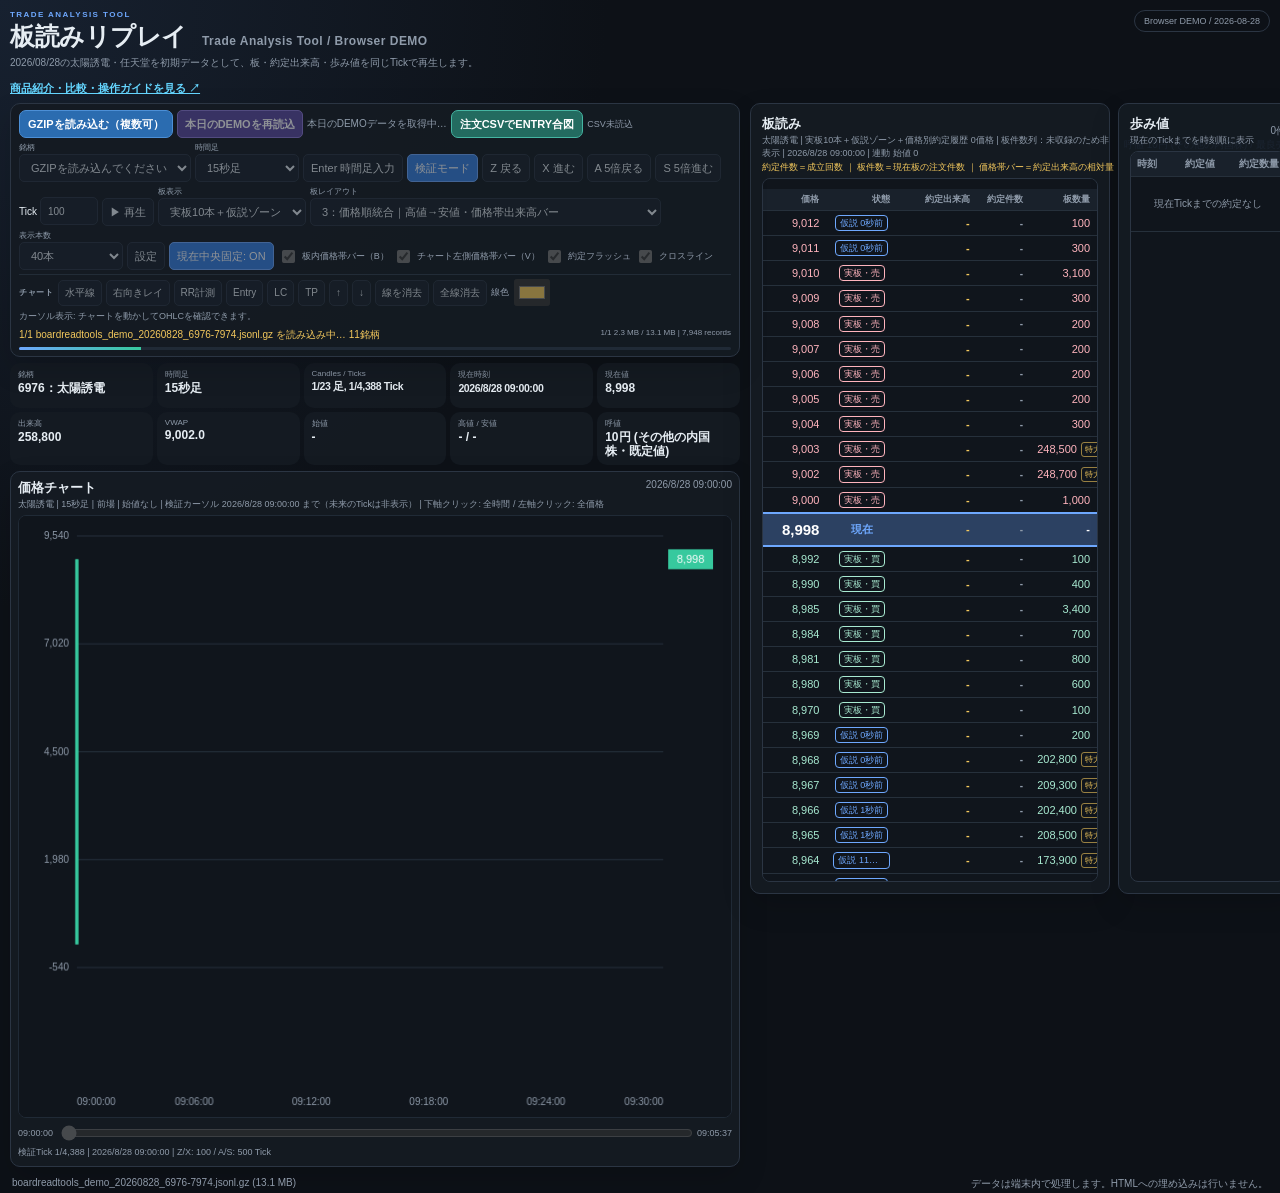
<file: index.html>
<!doctype html>
<html lang="ja">
<head>
  <meta charset="utf-8">
  <meta name="viewport" content="width=device-width, initial-scale=1">
  <title>板読みリプレイ | Trade Analysis Tool DEMO</title>
  <link rel="stylesheet" href="styles.css?v=20260830-boardcount-settings">
</head>
<body>
  <main class="app-shell">
    <header class="app-header">
      <div>
        <p class="eyebrow">TRADE ANALYSIS TOOL</p>
        <h1>板読みリプレイ <span>Trade Analysis Tool / Browser DEMO</span></h1>
        <p class="lead">2026/08/28の太陽誘電・任天堂を初期データとして、板・約定出来高・歩み値を同じTickで再生します。</p>
        <p class="promo-link-wrap"><a class="promo-link" href="https://iyatomi.laggy.jp/boardreadtools/">商品紹介・比較・操作ガイドを見る ↗</a></p>
      </div>
      <div class="header-badge">Browser DEMO / 2026-08-28</div>
    </header>

    <section class="main-layout" id="mainLayout">
      <section class="left-column">
    <section class="control-panel panel">
      <div class="controls-row" aria-label="検証操作">
        <label class="file-button">
          <span>GZIPを読み込む（複数可）</span>
          <!-- macOS のネイティブ選択画面では複合拡張子（.jsonl.gz）の accept
               が「読み込む」ボタンを無効にすることがあるため、候補を絞らず
               選択後にアプリ側で JSONL/GZIP を判定する。 -->
          <input id="fileInput" type="file" multiple>
        </label>
        <button id="demoReloadButton" type="button" class="demo-button">本日のDEMOを再読込</button>
        <span id="demoInfo" class="demo-info">板読みデータを自動読込</span>
        <label class="file-button csv-file-button">
          <span>注文CSVでENTRY合図</span>
          <input id="orderCsvInput" type="file" accept=".csv,text/csv">
        </label>
        <span id="orderCsvInfo" class="csv-info">CSV未読込</span>
        <label class="field-label">銘柄
          <select id="symbolSelect" disabled>
            <option>GZIPを読み込んでください</option>
          </select>
        </label>
        <label class="field-label">時間足
          <select id="intervalSelect" disabled>
            <option value="1000">1秒足</option>
            <option value="5000">5秒足</option>
            <option value="15000" selected>15秒足</option>
            <option value="60000">1分足</option>
          </select>
        </label>
        <button id="openIntervalModalButton" type="button" disabled>Enter 時間足入力</button>
        <button id="verifyButton" type="button" class="active" disabled>検証モード</button>
        <button id="prevButton" type="button" disabled title="Zで指定Tick数だけ戻る">Z 戻る</button>
        <button id="nextButton" type="button" disabled title="Xで指定Tick数だけ進む">X 進む</button>
        <button id="widePrevButton" type="button" disabled title="Aで指定Tick数の5倍戻る">A 5倍戻る</button>
        <button id="wideNextButton" type="button" disabled title="Sで指定Tick数の5倍進む">S 5倍進む</button>
        <label class="tick-field">Tick
          <input id="tickStepInput" type="number" min="1" step="1" value="100" inputmode="numeric" disabled>
        </label>
        <button id="playButton" type="button" disabled title="指定Tick数ごとに自動で進める">▶ 再生</button>
        <label class="field-label">板表示
          <select id="boardDisplaySelect" disabled>
            <option value="hypothesis" selected>実板10本＋仮説ゾーン</option>
            <option value="live">現在10本のみ</option>
          </select>
        </label>
        <label class="field-label">板レイアウト
          <select id="boardLayoutSelect" disabled>
            <option value="layout1">1：板型｜売件数・売数量・価格・買数量・買件数</option>
            <option value="layout2">2：価格帯分析｜価格・約定出来高・約定件数・板数量・板件数</option>
            <option value="layout3" selected>3：価格順統合｜高値→安値・価格帯出来高バー</option>
            <option value="layout4">4：約定分析｜価格・約定出来高・約定件数・板数量・板件数</option>
            <option value="layout5">5：チャート左側｜価格帯出来高オーバーレイ</option>
          </select>
        </label>
        <label class="field-label">表示本数
          <select id="boardDepthSelect" disabled>
            <option value="20">20本</option>
            <option value="40" selected>40本</option>
            <option value="60">60本</option>
            <option value="80">80本</option>
          </select>
        </label>
        <button id="settingsButton" type="button" disabled>設定</button>
        <button id="currentAnchorButton" type="button" class="active" disabled>現在中央固定: ON</button>
        <label class="check-control"><input id="volumeProfileToggle" type="checkbox" checked disabled> <span id="volumeProfileToggleLabel">板内価格帯バー（B）</span></label>
        <label class="check-control"><input id="chartProfileToggle" type="checkbox" checked disabled> <span id="chartProfileToggleLabel">チャート左側価格帯バー（V）</span></label>
        <label class="check-control"><input id="flashToggle" type="checkbox" checked disabled> 約定フラッシュ</label>
        <label class="check-control"><input id="cursorInfoToggle" type="checkbox" disabled> クロスライン</label>
      </div>
      <div class="controls-row drawing-toolbar" aria-label="チャート描画">
        <span class="tool-caption">チャート</span>
        <button id="horizontalTool" type="button" disabled>水平線</button>
        <button id="rayTool" type="button" disabled>右向きレイ</button>
        <button id="rrTool" type="button" disabled>RR計測</button>
        <button id="entryTool" type="button" disabled>Entry</button>
        <button id="lcTool" type="button" disabled>LC</button>
        <button id="tpTool" type="button" disabled>TP</button>
        <button id="arrowUpTool" type="button" disabled title="上矢印">↑</button>
        <button id="arrowDownTool" type="button" disabled title="下矢印">↓</button>
        <button id="eraseTool" type="button" disabled>線を消去</button>
        <button id="clearLinesButton" type="button" disabled>全線消去</button>
        <label class="color-control">線色 <input id="lineColor" type="color" value="#f4c95d" disabled></label>
        <span id="drawingHint" class="drawing-hint">GZIPを読み込むと描画できます。</span>
      </div>
      <div class="status-row">
        <div id="statusText" class="status-text" role="status">GZIP未読込</div>
        <div id="progressText" class="progress-text"></div>
      </div>
      <div class="progress-track" aria-hidden="true"><div id="progressBar"></div></div>
    </section>

    <section class="summary-grid" aria-label="銘柄サマリー">
      <div class="stat panel"><span>銘柄</span><strong id="statSymbol">-</strong></div>
      <div class="stat panel"><span>時間足</span><strong id="statTimeframe">15秒足</strong></div>
      <div class="stat panel"><span>Candles / Ticks</span><strong id="statPoints">-</strong></div>
      <div class="stat panel"><span>現在時刻</span><strong id="statTime">-</strong></div>
      <div class="stat panel"><span>現在値</span><strong id="statPrice">-</strong></div>
      <div class="stat panel"><span>出来高</span><strong id="statVolume">-</strong></div>
      <div class="stat panel"><span>VWAP</span><strong id="statVwap">-</strong></div>
      <div class="stat panel"><span>始値</span><strong id="statOpen">-</strong></div>
      <div class="stat panel"><span>高値 / 安値</span><strong id="statRange">-</strong></div>
      <div class="stat panel"><span>呼値</span><strong id="statTickSize">-</strong></div>
    </section>

    <section class="chart-panel panel">
      <div class="panel-heading">
        <div>
          <h2>価格チャート</h2>
          <p id="chartHint">GZIPを読み込むと、検証カーソルまでの時間足を表示します。</p>
        </div>
        <span id="chartCursor" class="cursor-label">-</span>
      </div>
      <canvas id="priceChart" aria-label="価格チャート"></canvas>
      <div class="timeline-row">
        <span id="timelineStart">-</span>
        <input id="timeSlider" type="range" min="0" max="0" value="0" disabled aria-label="検証カーソルのTick">
        <span id="timelineEnd">-</span>
      </div>
      <div class="timeline-caption" id="timelineCaption">GZIPを読み込んでください</div>
    </section>
    </section>

      <aside class="side-column" id="sideLayout">
        <section class="board-panel panel">
          <div class="panel-heading compact-heading">
            <div>
              <h2>板読み</h2>
              <p id="boardMeta">-</p>
              <p class="board-definition">約定件数＝成立回数 ｜ 板件数＝現在板の注文件数 ｜ 価格帯バー＝約定出来高の相対量</p>
            </div>
            <div class="quote-label" id="quoteLabel">最良売 - / 最良買 -</div>
          </div>
          <div class="book-wrap" id="bookWrap">
            <div id="boardTopAnchorSpacer" class="board-anchor" aria-hidden="true"></div>
            <div id="bookLayout2" class="book-layout book-layout-2">
              <table class="book-table sell-table">
                <thead><tr><th>価格</th><th title="現在Tickまでにその価格で成立した株数">約定出来高</th><th title="現在Tickまでにその価格で成立した回数">約定件数</th><th title="その時点で現在板に残っている数量">板数量</th><th title="その時点で現在板に残っている注文件数">板件数</th></tr></thead>
                <tbody id="sellRows"></tbody>
              </table>
              <div class="current-row" id="currentRow"><span>現在</span><strong id="currentPrice">-</strong><span id="currentExecution" class="current-execution">約定 -</span><span id="currentTime">-</span></div>
              <table class="book-table buy-table">
                <thead><tr><th>価格</th><th title="現在Tickまでにその価格で成立した株数">約定出来高</th><th title="現在Tickまでにその価格で成立した回数">約定件数</th><th title="その時点で現在板に残っている数量">板数量</th><th title="その時点で現在板に残っている注文件数">板件数</th></tr></thead>
                <tbody id="buyRows"></tbody>
              </table>
            </div>
            <div id="bookLayout1" class="book-layout book-layout-1" hidden>
              <table class="book-table layout1-table">
                <thead><tr><th>売件数</th><th>売数量</th><th>価格</th><th>買数量</th><th>買件数</th></tr></thead>
                <tbody id="layout1SellRows"></tbody>
                <tbody>
                  <tr class="current-row layout1-current-row" id="currentRowLayout1">
                    <td colspan="5" class="layout1-current-cell"><span>現在</span><strong id="currentPriceLayout1">-</strong><span id="currentExecutionLayout1" class="current-execution">約定 -</span><span id="currentTimeLayout1">-</span></td>
                  </tr>
                </tbody>
                <tbody id="layout1BuyRows"></tbody>
              </table>
            </div>
            <div id="bookLayout3" class="book-layout book-layout-3" hidden>
              <table class="book-table layout3-table">
                <thead><tr><th>価格</th><th>状態</th><th title="現在Tickまでにその価格で成立した株数。価格帯出来高バーの長さにも反映">約定出来高</th><th title="現在Tickまでにその価格で成立した回数">約定件数</th><th title="その時点で現在板に残っている数量">板数量</th><th title="その時点で現在板に残っている注文件数">板件数</th></tr></thead>
                <tbody id="layout3Rows"></tbody>
              </table>
            </div>
            <div id="bookLayout4" class="book-layout book-layout-4" hidden>
              <table class="book-table layout4-table">
                <thead><tr><th>価格</th><th title="現在Tickまでにその価格で成立した株数">約定出来高</th><th title="現在Tickまでにその価格で成立した回数">約定件数</th><th title="その時点で現在板に残っている数量">板数量</th><th title="その時点で現在板に残っている注文件数">板件数</th><th>状態</th></tr></thead>
                <tbody id="layout4Rows"></tbody>
              </table>
            </div>
            <div id="boardBottomAnchorSpacer" class="board-anchor" aria-hidden="true"></div>
          </div>
        </section>

        <section class="tape-panel panel">
          <div class="panel-heading compact-heading">
            <div><h2>歩み値</h2><p>現在のTickまでを時刻順に表示</p></div>
            <span class="small-label" id="tapeCount">0件</span>
          </div>
          <div class="tape-scroll" id="tapeScroll">
            <table class="tape-table">
              <thead><tr><th>時刻</th><th>約定値</th><th>約定数量</th></tr></thead>
              <tbody id="tapeRows"></tbody>
            </table>
          </div>
        </section>
      </aside>
    </section>

    <footer class="app-footer">
      <span id="fileInfo">ファイル未選択</span>
      <span>データは端末内で処理します。HTMLへの埋め込みは行いません。</span>
    </footer>
  </main>

  <div id="intervalModalBackdrop" class="modal-backdrop" aria-hidden="true">
    <section class="modal panel" role="dialog" aria-modal="true" aria-labelledby="intervalModalTitle">
      <h2 id="intervalModalTitle">時間足を入力</h2>
      <p><code>15S</code>（15秒）、<code>30S</code>（30秒）、<code>1</code>（1分）、<code>2</code>（2分）、<code>30</code>（30分）、<code>D</code>（日足）を入力してEnterで適用します。</p>
      <input id="intervalModalInput" type="text" autocomplete="off" placeholder="例: 15S / 1 / 30 / D">
      <div class="modal-actions"><button id="intervalModalCancel" type="button">キャンセル</button><button id="intervalModalApply" type="button" class="primary">適用</button></div>
    </section>
  </div>

  <div id="settingsModalBackdrop" class="modal-backdrop" aria-hidden="true">
    <section class="modal panel settings-modal" role="dialog" aria-modal="true" aria-labelledby="settingsModalTitle">
      <h2 id="settingsModalTitle">表示設定</h2>
      <label>板表示<select id="settingsBoardDisplaySelect"><option value="hypothesis">実板10本＋仮説ゾーン</option><option value="live">現在10本のみ</option></select></label>
      <label>板レイアウト<select id="settingsBoardLayoutSelect"><option value="layout1">1：板型｜売件数・売数量・価格・買数量・買件数</option><option value="layout2">2：価格帯分析｜価格・約定出来高・約定件数・板数量・板件数</option><option value="layout3">3：価格順統合｜高値→安値・価格帯出来高バー</option><option value="layout4">4：約定分析｜価格・約定出来高・約定件数・板数量・板件数</option><option value="layout5">5：チャート左側｜価格帯出来高オーバーレイ</option></select></label>
      <label>表示本数<select id="settingsBoardDepthSelect"><option value="20">20本</option><option value="40">40本</option><option value="60">60本</option><option value="80">80本</option></select></label>
      <label>板件数列<select id="settingsBoardOrderCountMode"><option value="auto">自動（元データにある時だけ表示）</option><option value="show">常に表示</option><option value="hide">常に非表示</option></select></label>
      <label class="check-control settings-check-control"><input id="settingsVolumeProfileToggle" type="checkbox" checked> 板内価格帯出来高バー</label>
      <label class="check-control settings-check-control"><input id="settingsChartProfileToggle" type="checkbox" checked> レイアウト5 チャート側価格帯出来高バー</label>
      <label>板内バー切替キー（1文字）<input id="settingsVolumeProfileShortcutInput" type="text" maxlength="1" value="B" inputmode="latin" autocomplete="off" placeholder="B"></label>
      <label>チャート左側バー切替キー（1文字）<input id="settingsChartProfileShortcutInput" type="text" maxlength="1" value="V" inputmode="latin" autocomplete="off" placeholder="V"></label>
      <label>板内バー色<input id="settingsVolumeProfileColorInput" type="color" value="#f4c95d"></label>
      <label>板内バー透過率（高いほど薄い）<output id="settingsVolumeProfileTransparencyValue">55%</output><input id="settingsVolumeProfileTransparencyRange" type="range" min="0" max="100" value="55"></label>
      <label>チャート側バー色<input id="settingsChartProfileColorInput" type="color" value="#b7b16d"></label>
      <label>チャート側バー透過率（高いほど薄い）<output id="settingsChartProfileTransparencyValue">55%</output><input id="settingsChartProfileTransparencyRange" type="range" min="0" max="100" value="55"></label>
      <label>現在中央固定<select id="settingsCurrentAnchorSelect"><option value="fixed">固定</option><option value="scroll">通常スクロール</option></select></label>
      <label>価格軸の追随<select id="settingsPriceFollowSelect"><option value="follow">価格に追随（標準）</option><option value="fixed">追随しない（固定）</option></select></label>
      <label>マウス・クロスライン<select id="settingsCrosshairSelect"><option value="on">表示（標準）</option><option value="off">非表示</option></select></label>
      <label>時間軸ズームの基準<select id="settingsTimeZoomSelect"><option value="latest">最新価格を右端（標準）</option><option value="mouse">マウス位置を基準</option></select></label>
      <label>上部コントロール表示<select id="settingsCompactUiSelect"><option value="compact">コンパクト（標準）</option><option value="normal">標準</option></select></label>
      <label>水平線の標準色<input id="settingsHorizontalColorInput" type="color" value="#f4c95d"></label>
      <label>レイラインの標準色<input id="settingsRayColorInput" type="color" value="#65d6ff"></label>
      <label>呼値テーブル<select id="settingsTickTableSelect"><option value="auto">自動（登録済み／観測値）</option><option value="topix500">TOPIX500</option><option value="etf1">ETF等（1口）</option><option value="other">その他の内国株</option></select></label>
      <label>仮説板の保持時間<select id="settingsHypothesisAgeSelect"><option value="60000">1分</option><option value="180000" selected>3分</option><option value="300000">5分</option></select></label>
      <label>板・歩み値表示高さ <output id="boardHeightValue">92%</output><input id="boardHeightRange" type="range" min="48" max="100" value="92"></label>
      <label class="check-control"><input id="settingsFlashToggle" type="checkbox" checked> 大きな約定をフラッシュ</label>
      <p class="modal-note">板件数列は「自動」にすると、元データに正確な注文件数がある時だけ表示します。KabuステーションAPIの通常ログでは板件数が収録されないため、自動では列を隠します。チャート側バーをONにすると、現在表示している価格チャートの左側へ価格軸に沿った価格帯別約定出来高を重ねて表示します。レイアウト5は板側も価格順表示に揃えて確認するためのパターンです。ショートカットは英数字1文字で設定できます（Z／X／A／Sはリプレイ操作用）。仮説ゾーンは観測済みの板からの推定です。取消・更新を保証するものではありません。透過率は0%が濃く、100%が完全に透明です。</p>
      <div class="modal-actions"><button id="settingsCloseButton" type="button">キャンセル</button><button id="settingsApplyButton" type="button" class="primary">適用</button></div>
    </section>
  </div>
  <script src="app.js?v=20260830-boardcount-settings" defer></script>
</body>
</html>
</file>
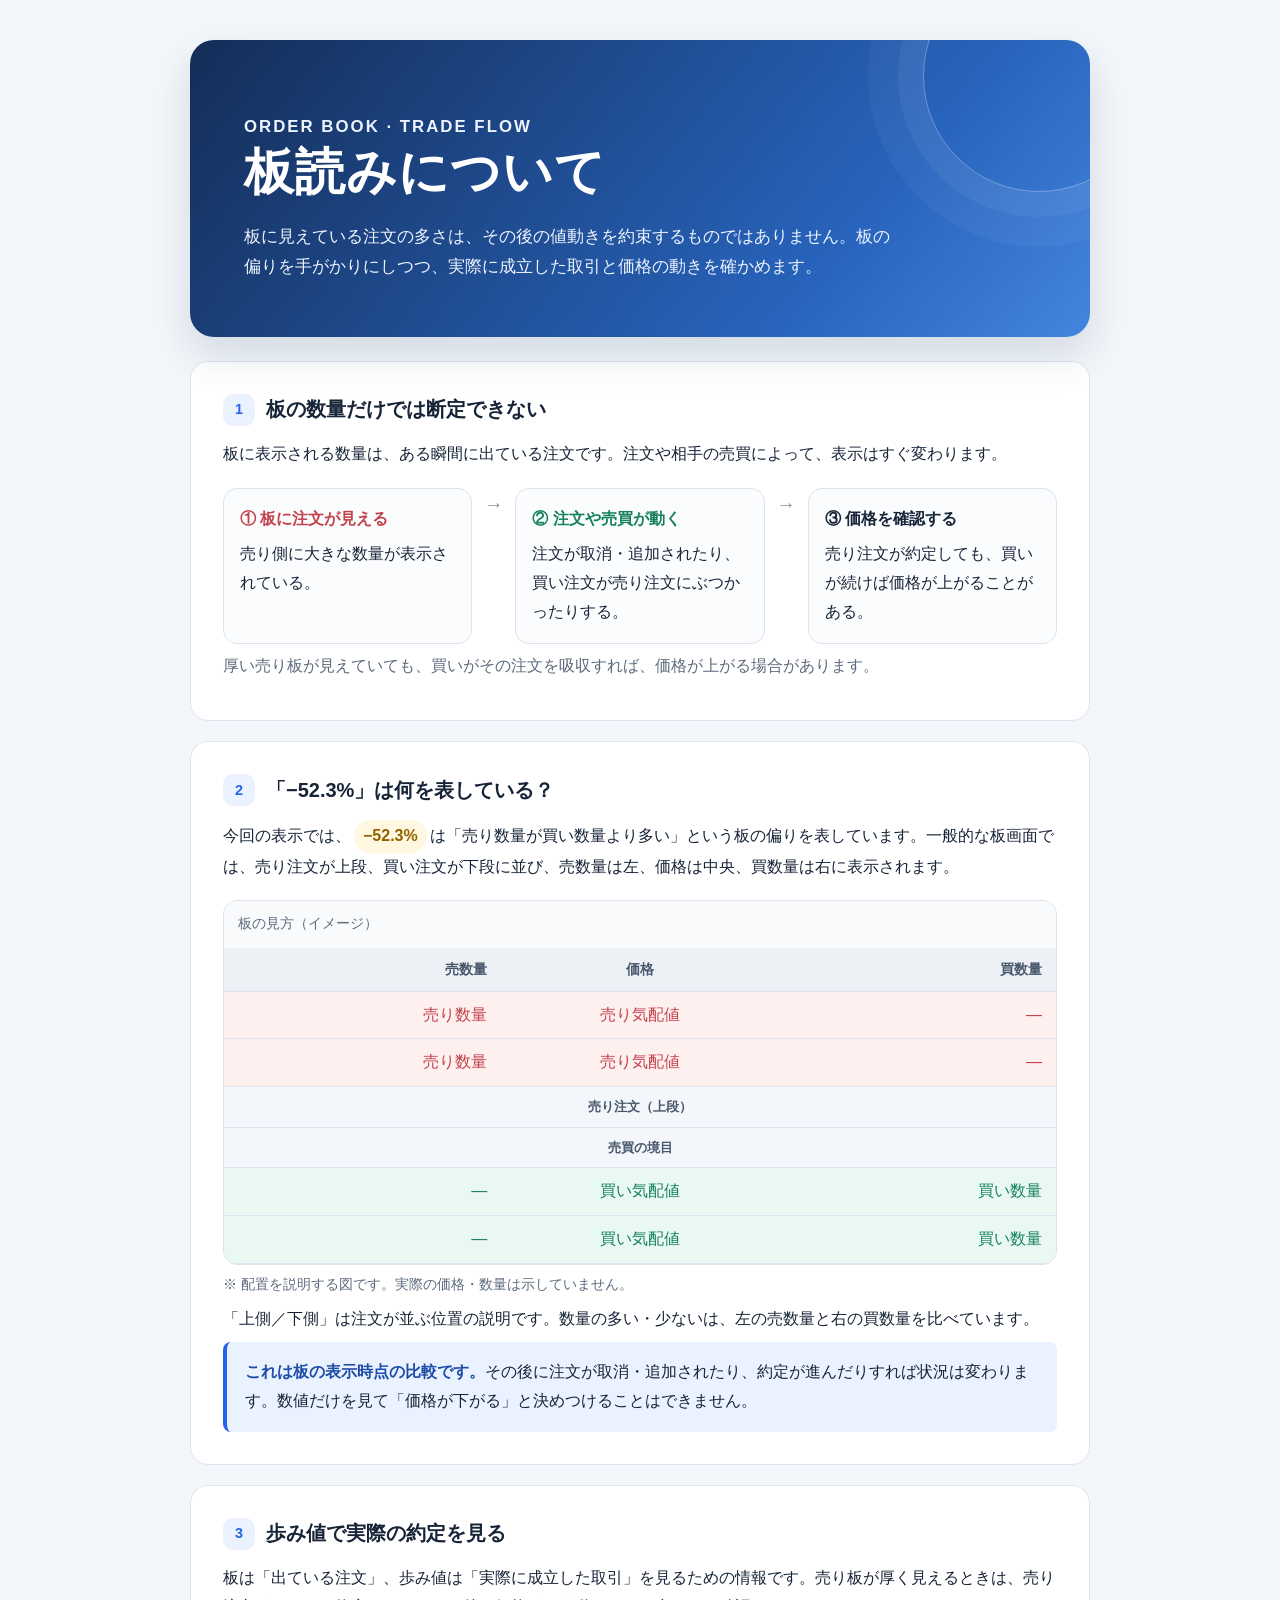
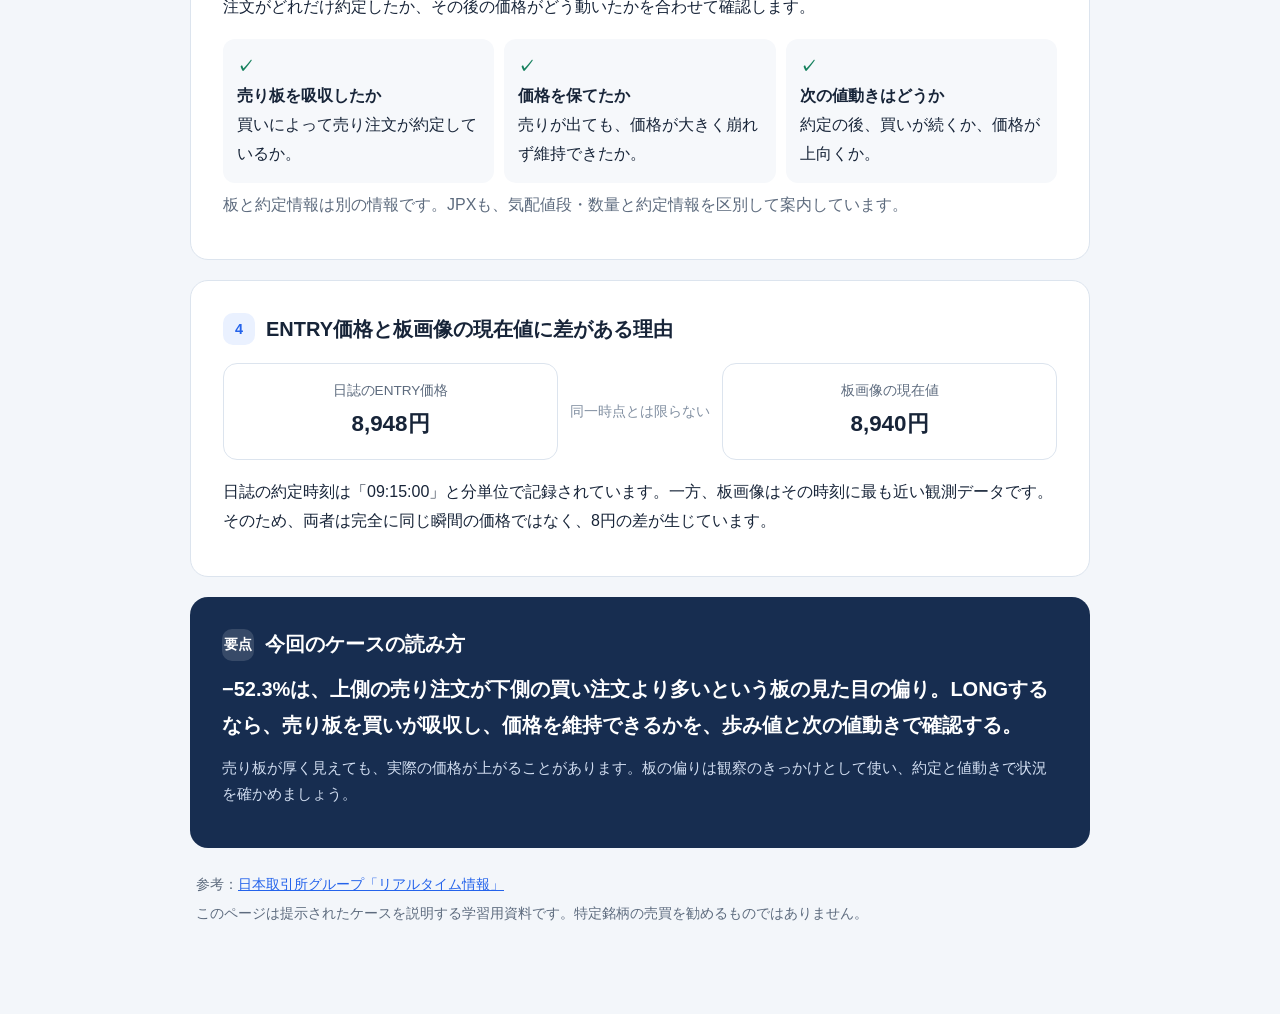
<file: itayomi.html>
<!doctype html>
<html lang="ja">
<head>
  <meta charset="utf-8">
  <meta name="viewport" content="width=device-width, initial-scale=1">
  <meta name="description" content="板の偏りだけで値動きを決めつけず、歩み値と次の値動きで確認する考え方を解説します。">
  <title>板読みの見方｜板の偏りと実際の値動き</title>
  <style>
    :root {
      color-scheme: light;
      --ink: #172438;
      --muted: #5d6b7e;
      --line: #dce4ee;
      --paper: #ffffff;
      --canvas: #f3f6fa;
      --blue: #2463eb;
      --blue-soft: #eaf1ff;
      --red: #c2414b;
      --red-soft: #fff0f0;
      --green: #15805d;
      --green-soft: #eaf8f2;
      --gold: #936200;
      --gold-soft: #fff7df;
    }
    * { box-sizing: border-box; }
    body {
      margin: 0;
      color: var(--ink);
      background: var(--canvas);
      font-family: -apple-system, BlinkMacSystemFont, "Segoe UI", "Hiragino Kaku Gothic ProN", "Yu Gothic", Meiryo, sans-serif;
      line-height: 1.8;
    }
    a { color: var(--blue); }
    .page { width: min(900px, calc(100% - 32px)); margin: 40px auto 64px; }
    .hero {
      position: relative;
      overflow: hidden;
      padding: clamp(28px, 6vw, 54px);
      color: white;
      border-radius: 24px;
      background: linear-gradient(130deg, #142d57, #2864bd 72%, #4385df);
      box-shadow: 0 18px 42px #183a6726;
    }
    .hero::after {
      content: ""; position: absolute; width: 230px; height: 230px; right: -65px; top: -80px;
      border: 1px solid #ffffff55; border-radius: 50%; box-shadow: 0 0 0 25px #ffffff0d, 0 0 0 55px #ffffff0a;
    }
    .eyebrow { margin: 0 0 8px; color: #c6dcff; font-size: .85rem; font-weight: 700; letter-spacing: .12em; }
    h1 { margin: 0; font-size: clamp(2rem, 6vw, 3.1rem); line-height: 1.25; letter-spacing: .02em; }
    .hero p { max-width: 650px; margin: 18px 0 0; color: #edf4ff; font-size: 1.05rem; }
    main { display: grid; gap: 20px; margin-top: 24px; }
    section, .summary { padding: clamp(22px, 4vw, 32px); border: 1px solid var(--line); border-radius: 18px; background: var(--paper); }
    h2 { display: flex; gap: 11px; align-items: center; margin: 0 0 14px; font-size: 1.25rem; line-height: 1.45; }
    h2 .num { display: grid; width: 32px; height: 32px; flex: none; place-items: center; border-radius: 10px; color: var(--blue); background: var(--blue-soft); font-size: .9rem; }
    p { margin: 8px 0; }
    .muted { color: var(--muted); }
    .flow { display: flex; align-items: stretch; gap: 12px; margin-top: 20px; }
    .step { min-height: 122px; flex: 1; padding: 16px; border: 1px solid var(--line); border-radius: 14px; background: #fbfcfe; }
    .step b { display: block; margin-bottom: 6px; }
    .step:nth-child(1) b { color: var(--red); }
    .step:nth-child(2) b { color: var(--blue); }
    .step:nth-child(3) b { color: var(--green); }
    .arrow { color: #8a98aa; text-align: center; font-size: 1.2rem; }
    .orderbook-wrap { overflow: hidden; margin: 18px 0 8px; border: 1px solid var(--line); border-radius: 14px; }
    .orderbook { width: 100%; border-collapse: collapse; table-layout: fixed; font-variant-numeric: tabular-nums; }
    .orderbook caption { padding: 11px 14px; color: var(--muted); background: #f8fafc; font-size: .85rem; text-align: left; }
    .orderbook th, .orderbook td { width: 33.333%; padding: 9px 14px; border-bottom: 1px solid var(--line); text-align: right; }
    .orderbook thead th { color: #47566b; background: #edf1f6; font-size: .87rem; }
    .orderbook thead th:nth-child(2), .orderbook td:nth-child(2) { text-align: center; }
    .orderbook .sell-row { color: var(--red); background: var(--red-soft); }
    .orderbook .buy-row { color: var(--green); background: var(--green-soft); }
    .orderbook .divider td { padding: 8px; color: #47566b; background: #f3f6fa; font-size: .82rem; font-weight: 700; text-align: center; }
    .orderbook-note { color: var(--muted); font-size: .85rem; }
    .stat { display: inline-block; margin: 0 3px; padding: 2px 9px; border-radius: 999px; background: var(--gold-soft); color: var(--gold); font-weight: 800; font-variant-numeric: tabular-nums; }
    .callout { padding: 16px 18px; border-left: 4px solid var(--blue); border-radius: 8px; background: var(--blue-soft); }
    .callout p { margin: 0; }
    .callout strong { color: #1e4da8; }
    .price-compare { display: grid; grid-template-columns: 1fr auto 1fr; align-items: center; gap: 12px; margin: 18px 0; }
    .price-box { padding: 15px; border: 1px solid var(--line); border-radius: 14px; text-align: center; }
    .price-box span { display: block; color: var(--muted); font-size: .85rem; }
    .price-box b { font-size: 1.4rem; font-variant-numeric: tabular-nums; }
    .vs { color: #8290a2; font-size: .9rem; }
    .checklist { display: grid; grid-template-columns: repeat(3, 1fr); gap: 10px; padding: 0; margin: 18px 0 0; list-style: none; }
    .checklist li { padding: 14px; border-radius: 12px; background: #f6f8fb; }
    .checklist li::before { content: "✓"; display: block; color: var(--green); font-weight: 900; }
    .summary { color: white; border: 0; background: #172d50; }
    .summary h2 { margin-bottom: 10px; }
    .summary h2 .num { color: white; background: #ffffff24; }
    .summary blockquote { margin: 0; padding: 0; font-size: clamp(1.05rem, 2.5vw, 1.25rem); font-weight: 700; line-height: 1.8; }
    .summary .note { margin-top: 12px; color: #d2def1; font-size: .92rem; }
    footer { padding: 20px 6px; color: var(--muted); font-size: .88rem; }
    footer p { margin: 4px 0; }
    @media (max-width: 620px) {
      .page { width: min(100% - 20px, 900px); margin-top: 10px; }
      .hero { border-radius: 18px; }
      .flow, .checklist { display: grid; grid-template-columns: 1fr; }
      .step { min-height: auto; }
      .arrow { transform: rotate(90deg); line-height: 1; }
      .price-compare { gap: 7px; }
      .price-box { padding: 12px 6px; }
      .price-box b { font-size: 1.1rem; }
    }
  </style>
</head>
<body>
  <div class="page">
    <header class="hero">
      <p class="eyebrow">ORDER BOOK · TRADE FLOW</p>
      <h1>板読みについて</h1>
      <p>板に見えている注文の多さは、その後の値動きを約束するものではありません。板の偏りを手がかりにしつつ、実際に成立した取引と価格の動きを確かめます。</p>
    </header>

    <main>
      <section>
        <h2><span class="num">1</span>板の数量だけでは断定できない</h2>
        <p>板に表示される数量は、ある瞬間に出ている注文です。注文や相手の売買によって、表示はすぐ変わります。</p>
        <div class="flow" aria-label="板と値動きの例">
          <div class="step"><b>① 板に注文が見える</b>売り側に大きな数量が表示されている。</div>
          <div class="arrow" aria-hidden="true">→</div>
          <div class="step"><b>② 注文や売買が動く</b>注文が取消・追加されたり、買い注文が売り注文にぶつかったりする。</div>
          <div class="arrow" aria-hidden="true">→</div>
          <div class="step"><b>③ 価格を確認する</b>売り注文が約定しても、買いが続けば価格が上がることがある。</div>
        </div>
        <p class="muted">厚い売り板が見えていても、買いがその注文を吸収すれば、価格が上がる場合があります。</p>
      </section>

      <section>
        <h2><span class="num">2</span>「−52.3%」は何を表している？</h2>
        <p>今回の表示では、<span class="stat">−52.3%</span>は「売り数量が買い数量より多い」という板の偏りを表しています。一般的な板画面では、売り注文が上段、買い注文が下段に並び、売数量は左、価格は中央、買数量は右に表示されます。</p>
        <div class="orderbook-wrap">
          <table class="orderbook" aria-label="上段に売り注文、下段に買い注文を置いた板のイメージ">
            <caption>板の見方（イメージ）</caption>
            <thead><tr><th scope="col">売数量</th><th scope="col">価格</th><th scope="col">買数量</th></tr></thead>
            <tbody>
              <tr class="sell-row"><td>売り数量</td><td>売り気配値</td><td>—</td></tr>
              <tr class="sell-row"><td>売り数量</td><td>売り気配値</td><td>—</td></tr>
              <tr class="divider"><td colspan="3">売り注文（上段）</td></tr>
              <tr class="divider"><td colspan="3">売買の境目</td></tr>
              <tr class="buy-row"><td>—</td><td>買い気配値</td><td>買い数量</td></tr>
              <tr class="buy-row"><td>—</td><td>買い気配値</td><td>買い数量</td></tr>
            </tbody>
          </table>
        </div>
        <p class="orderbook-note">※ 配置を説明する図です。実際の価格・数量は示していません。</p>
        <p>「上側／下側」は注文が並ぶ位置の説明です。数量の多い・少ないは、左の売数量と右の買数量を比べています。</p>
        <div class="callout"><p><strong>これは板の表示時点の比較です。</strong>その後に注文が取消・追加されたり、約定が進んだりすれば状況は変わります。数値だけを見て「価格が下がる」と決めつけることはできません。</p></div>
      </section>

      <section>
        <h2><span class="num">3</span>歩み値で実際の約定を見る</h2>
        <p>板は「出ている注文」、歩み値は「実際に成立した取引」を見るための情報です。売り板が厚く見えるときは、売り注文がどれだけ約定したか、その後の価格がどう動いたかを合わせて確認します。</p>
        <ul class="checklist">
          <li><strong>売り板を吸収したか</strong><br>買いによって売り注文が約定しているか。</li>
          <li><strong>価格を保てたか</strong><br>売りが出ても、価格が大きく崩れず維持できたか。</li>
          <li><strong>次の値動きはどうか</strong><br>約定の後、買いが続くか、価格が上向くか。</li>
        </ul>
        <p class="muted">板と約定情報は別の情報です。JPXも、気配値段・数量と約定情報を区別して案内しています。</p>
      </section>

      <section>
        <h2><span class="num">4</span>ENTRY価格と板画像の現在値に差がある理由</h2>
        <div class="price-compare">
          <div class="price-box"><span>日誌のENTRY価格</span><b>8,948円</b></div>
          <div class="vs">同一時点とは限らない</div>
          <div class="price-box"><span>板画像の現在値</span><b>8,940円</b></div>
        </div>
        <p>日誌の約定時刻は「09:15:00」と分単位で記録されています。一方、板画像はその時刻に最も近い観測データです。そのため、両者は完全に同じ瞬間の価格ではなく、8円の差が生じています。</p>
      </section>

      <aside class="summary">
        <h2><span class="num">要点</span>今回のケースの読み方</h2>
        <blockquote>−52.3%は、上側の売り注文が下側の買い注文より多いという板の見た目の偏り。LONGするなら、売り板を買いが吸収し、価格を維持できるかを、歩み値と次の値動きで確認する。</blockquote>
        <p class="note">売り板が厚く見えても、実際の価格が上がることがあります。板の偏りは観察のきっかけとして使い、約定と値動きで状況を確かめましょう。</p>
      </aside>
    </main>

    <footer>
      <p>参考：<a href="https://www.jpx.co.jp/markets/paid-info-equities/realtime/" target="_blank" rel="noopener noreferrer">日本取引所グループ「リアルタイム情報」</a></p>
      <p>このページは提示されたケースを説明する学習用資料です。特定銘柄の売買を勧めるものではありません。</p>
    </footer>
  </div>
</body>
</html>
</file>
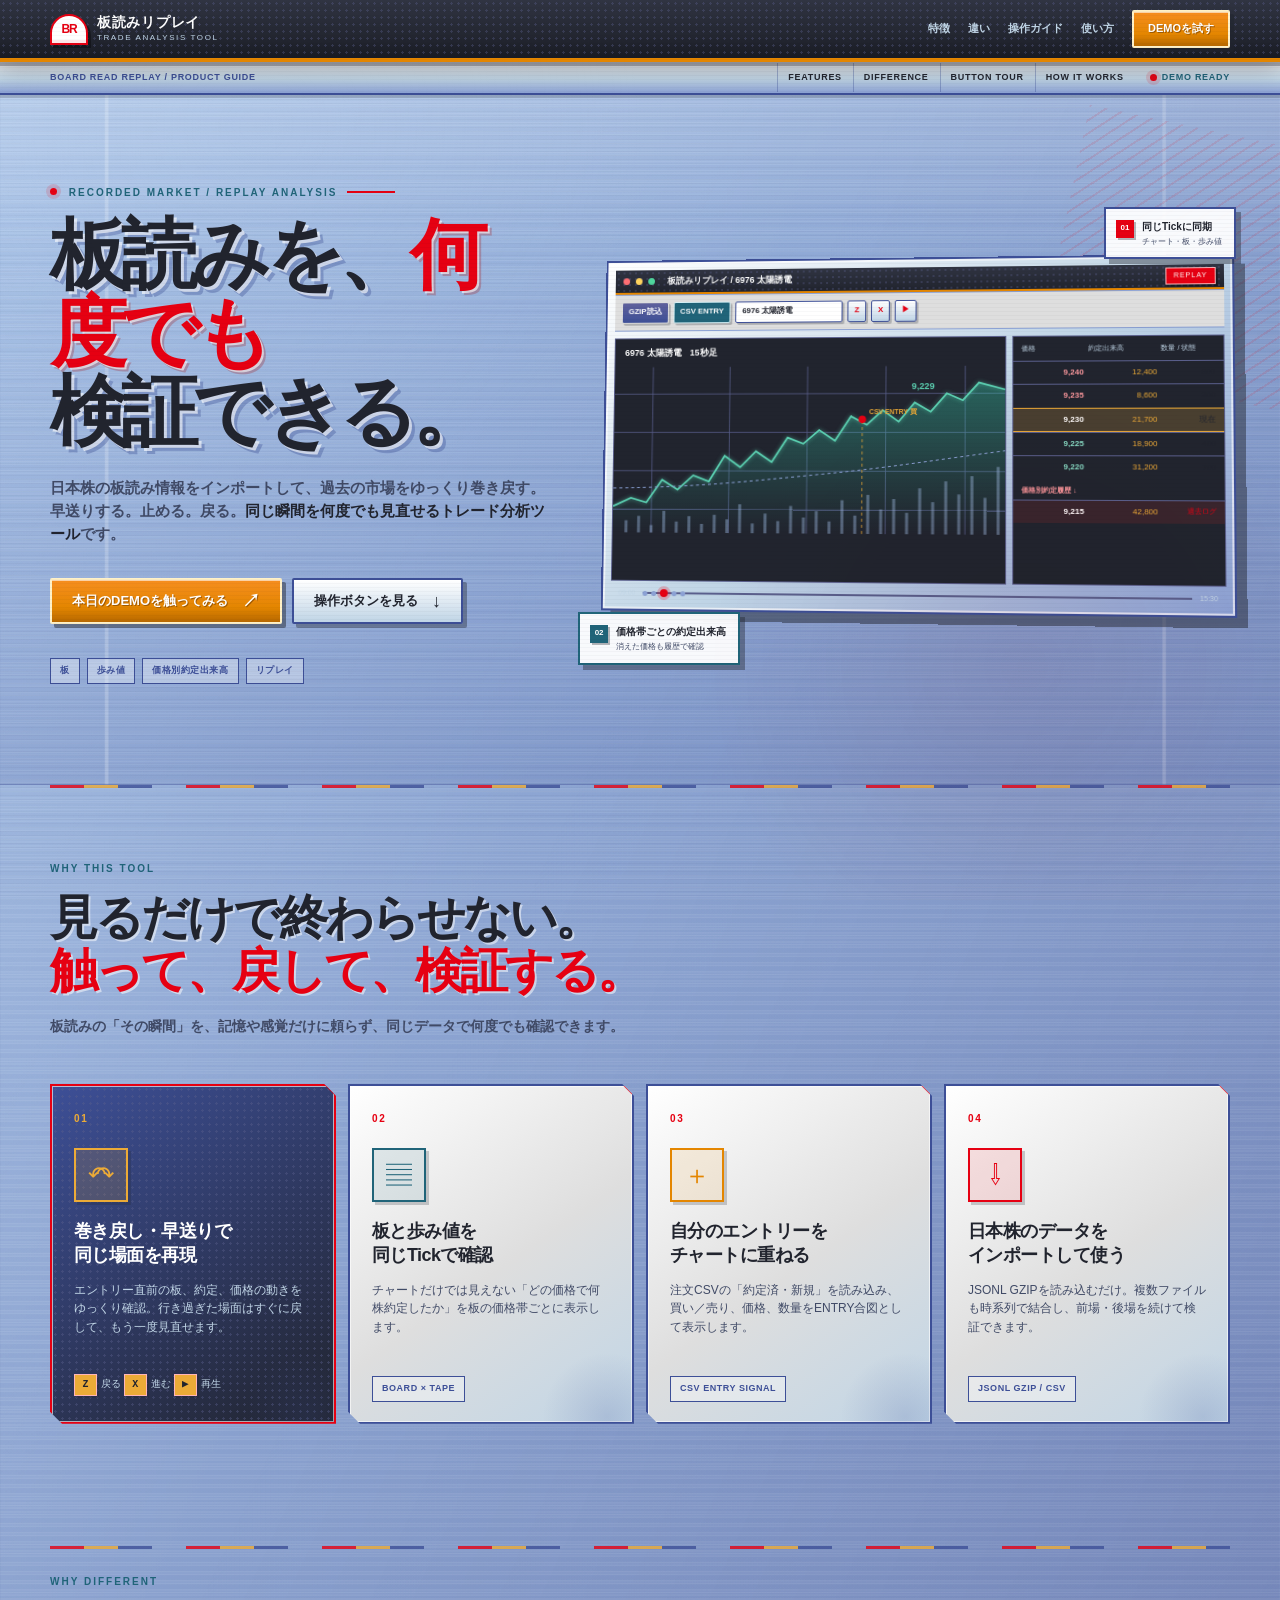
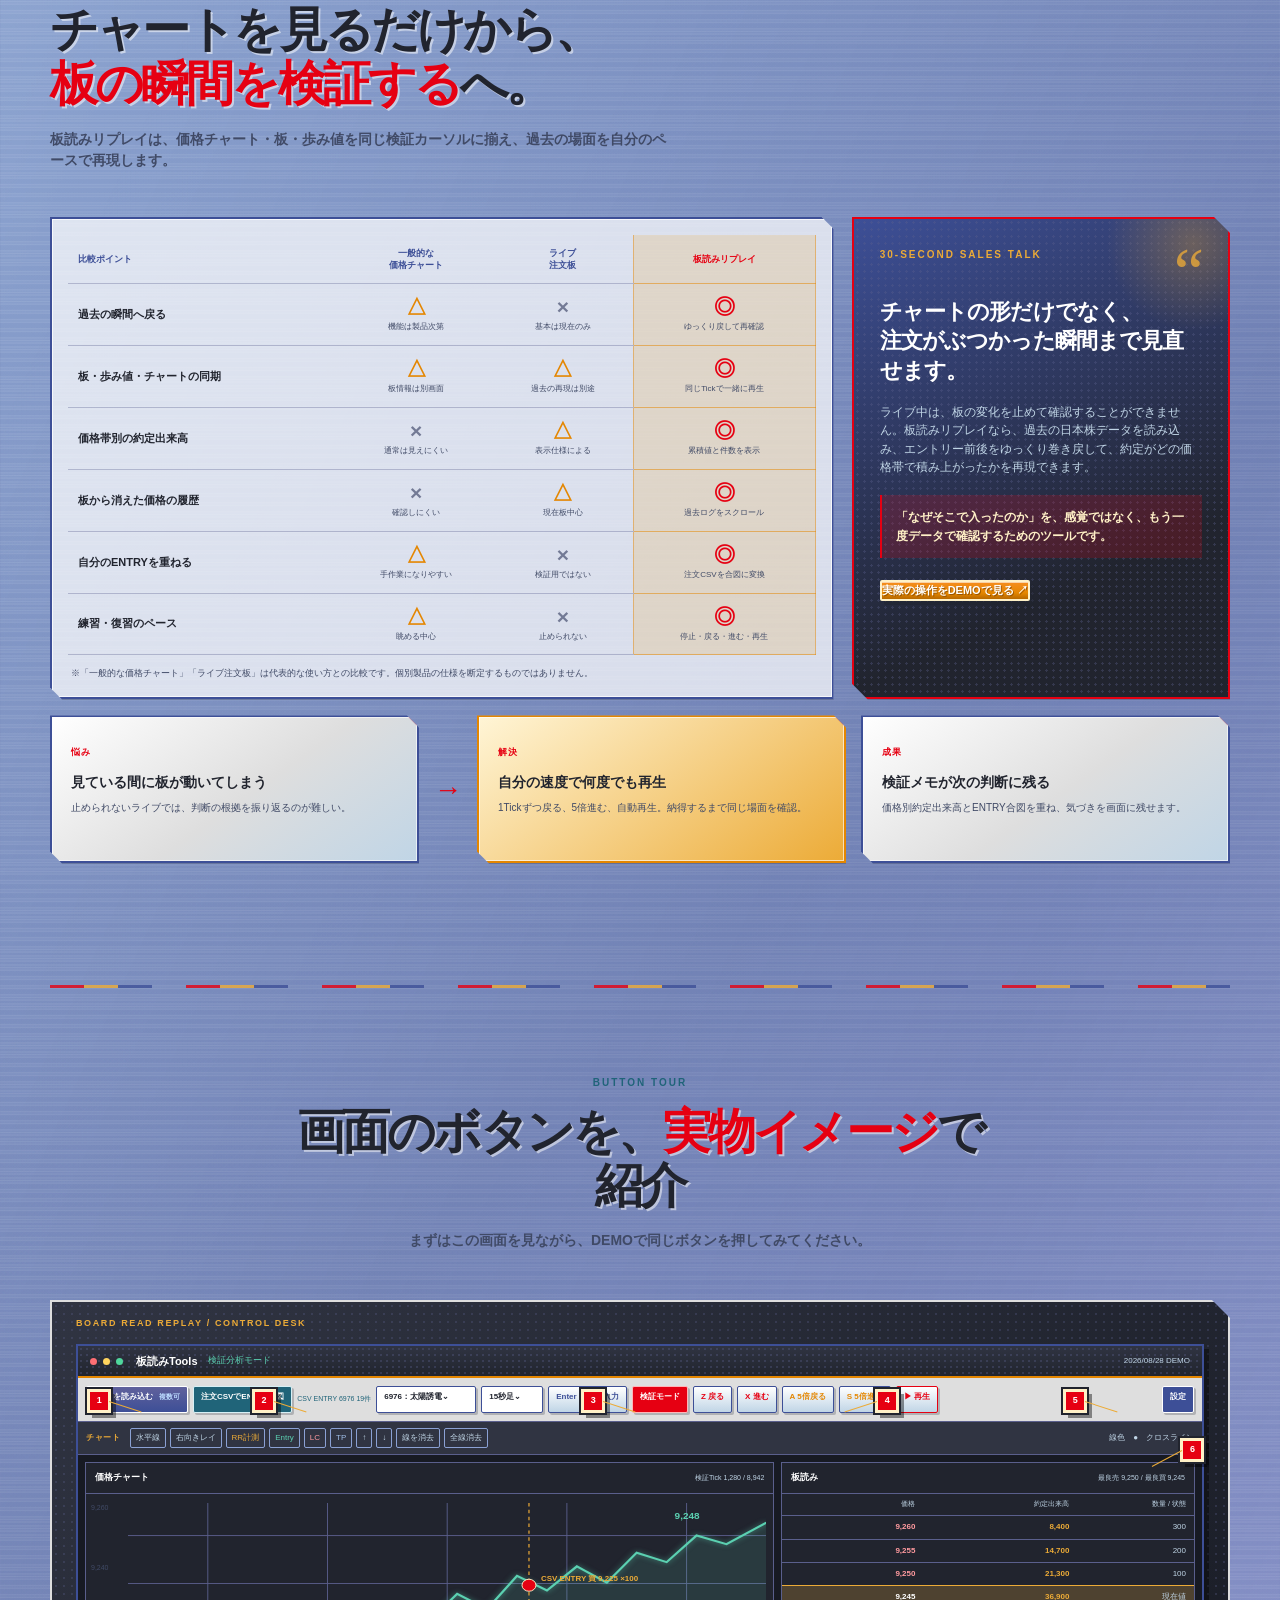
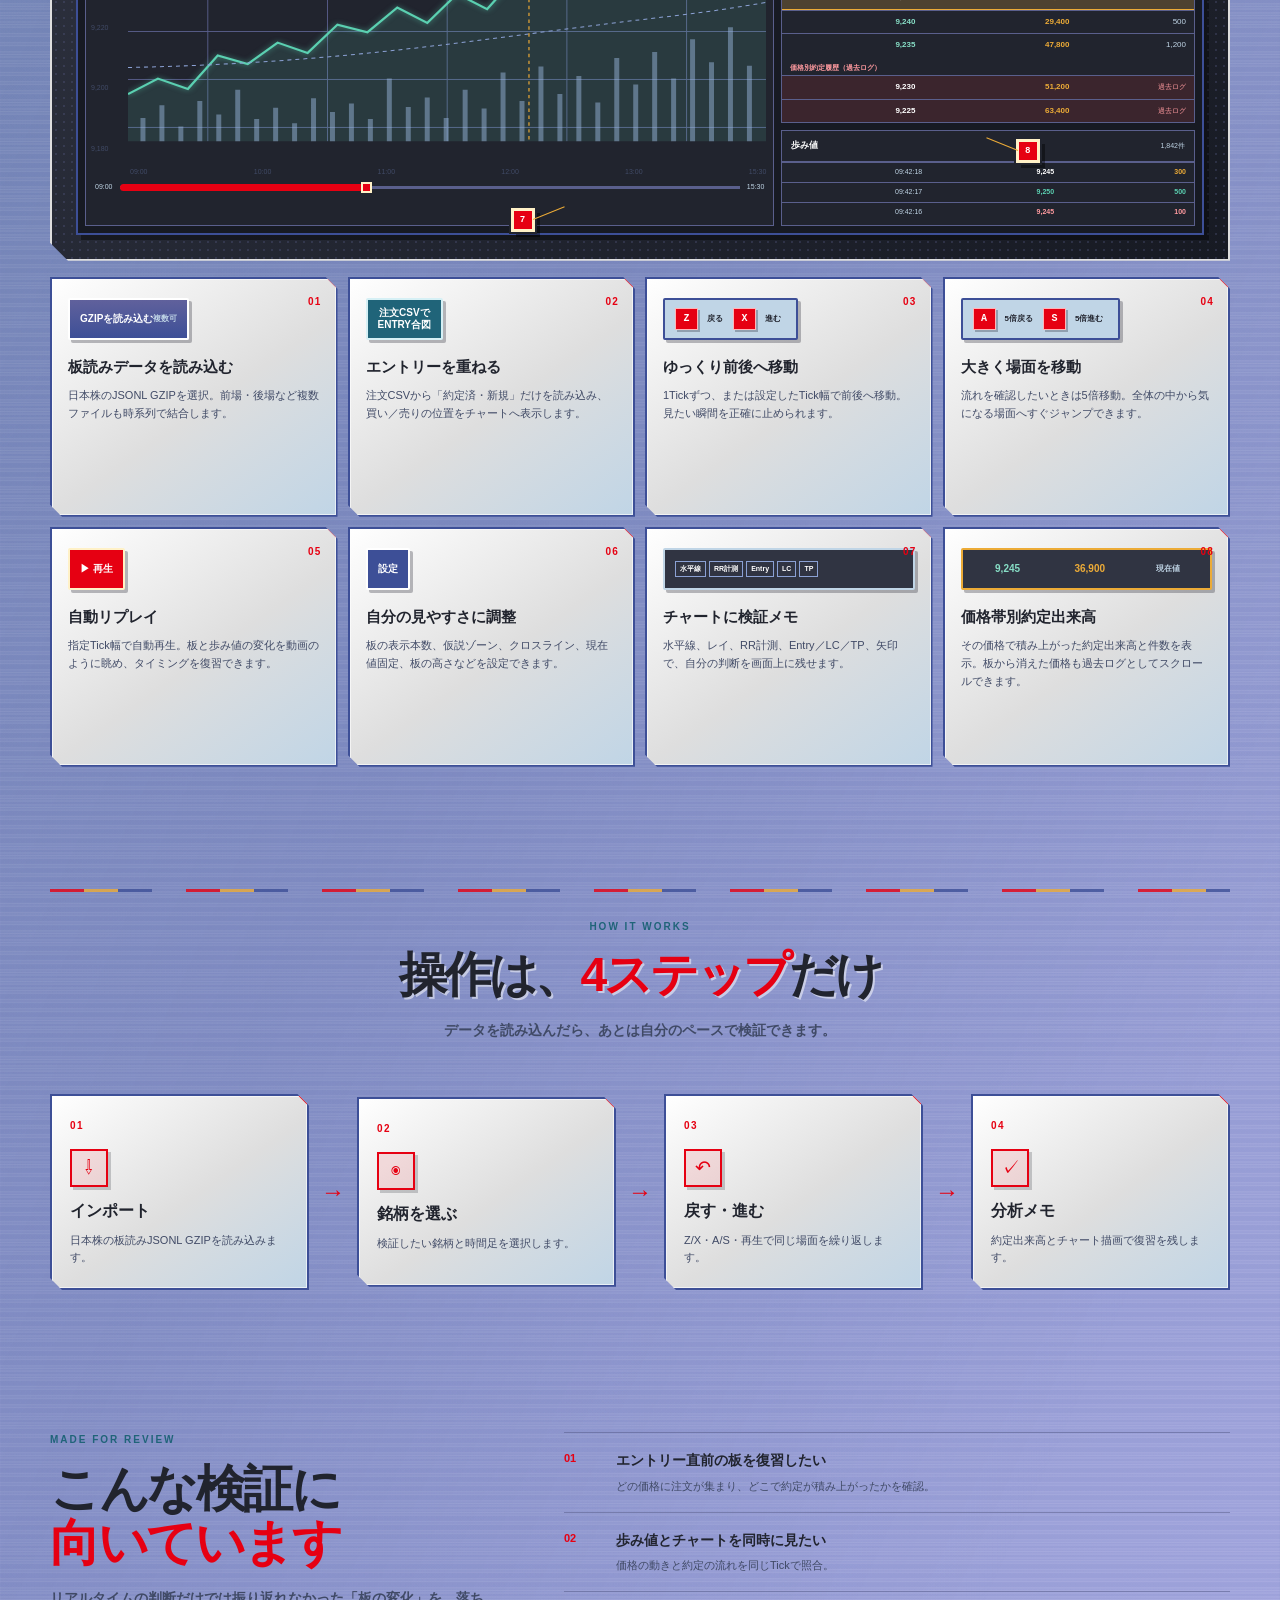
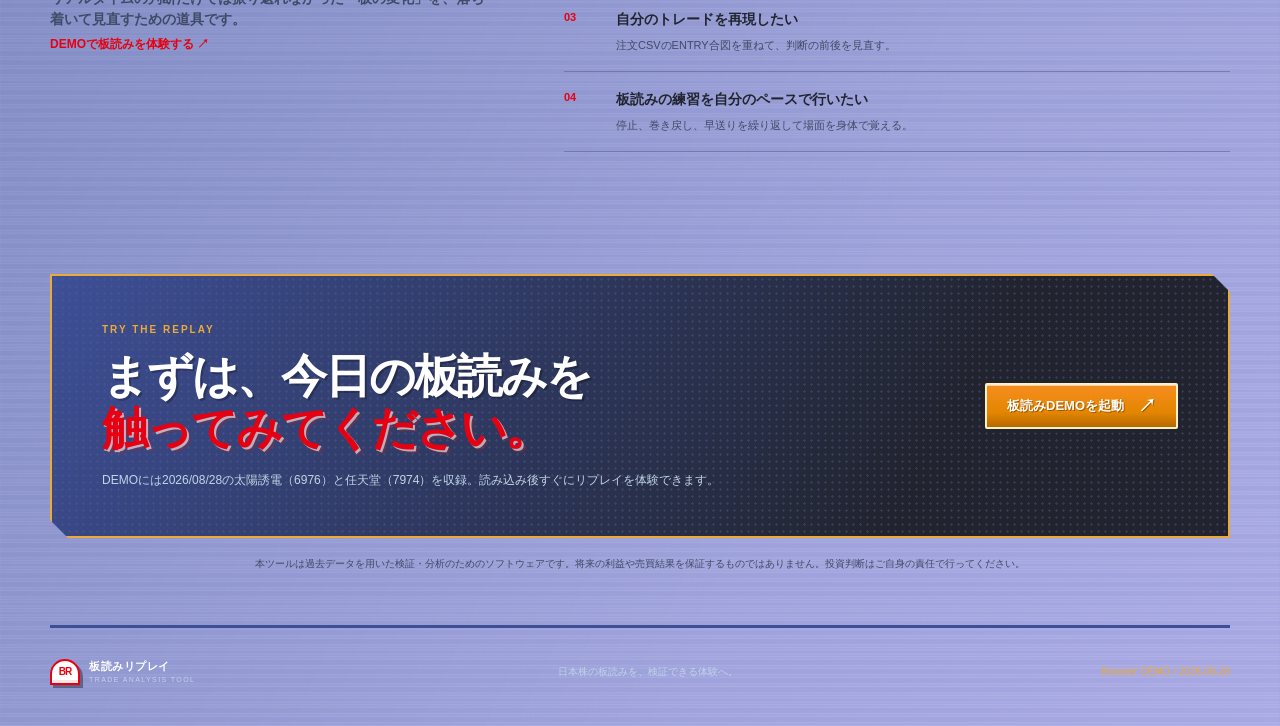
<file: promo.html>
<!doctype html>
<html lang="ja">
<head>
  <meta charset="utf-8">
  <meta name="viewport" content="width=device-width, initial-scale=1">
  <meta name="description" content="日本株の板読みを巻き戻し・早送りして何度でも検証できるトレード分析ツール。板、歩み値、価格帯別約定出来高を同じTickで確認できます。">
  <title>板読みリプレイ | Trade Analysis Tool</title>
  <link rel="stylesheet" href="promo.css?v=20260828-1">
  <link rel="stylesheet" href="promo-sales.css?v=20260828-1">
  <link rel="stylesheet" href="promo-nintendo.css?v=20260828-1">
</head>
<body class="nintendo-landing">
  <header class="promo-nav">
    <a class="brand" href="#top" aria-label="板読みリプレイ トップ">
      <span class="brand-mark">BR</span>
      <span><strong>板読みリプレイ</strong><small>TRADE ANALYSIS TOOL</small></span>
    </a>
    <nav class="nav-links" aria-label="ページ内メニュー">
      <a href="#features">特徴</a>
      <a href="#difference">違い</a>
      <a href="#tour">操作ガイド</a>
      <a href="#flow">使い方</a>
      <a class="nav-cta" href="https://iyatomi.laggy.jp/boardreadtools/software/">DEMOを試す</a>
    </nav>
  </header>

  <div class="nintendo-subnav" aria-label="商品紹介ページのサブメニュー">
    <div class="subnav-inner">
      <span class="subnav-label">BOARD READ REPLAY / PRODUCT GUIDE</span>
      <nav>
        <a href="#features">FEATURES</a>
        <a href="#difference">DIFFERENCE</a>
        <a href="#tour">BUTTON TOUR</a>
        <a href="#flow">HOW IT WORKS</a>
      </nav>
      <span class="subnav-status"><i></i> DEMO READY</span>
    </div>
  </div>

  <main id="top">
    <section class="hero section-shell">
      <div class="hero-copy">
        <p class="kicker"><span class="pulse-dot"></span> RECORDED MARKET / REPLAY ANALYSIS</p>
        <h1>板読みを、<em>何度でも</em><br>検証できる。</h1>
        <p class="hero-lead">日本株の板読み情報をインポートして、過去の市場をゆっくり巻き戻す。早送りする。止める。戻る。<strong>同じ瞬間を何度でも見直せるトレード分析ツール</strong>です。</p>
        <div class="hero-actions">
          <a class="button button-primary" href="https://iyatomi.laggy.jp/boardreadtools/software/">本日のDEMOを触ってみる <span>↗</span></a>
          <a class="button button-ghost" href="#tour">操作ボタンを見る <span>↓</span></a>
        </div>
        <div class="hero-proof">
          <span>板</span><span>歩み値</span><span>価格別約定出来高</span><span>リプレイ</span>
        </div>
      </div>
      <div class="hero-visual" aria-label="板読みリプレイの画面イメージ">
        <div class="hero-glow"></div>
        <div class="mini-window">
          <div class="mini-window-bar"><span class="traffic red"></span><span class="traffic yellow"></span><span class="traffic green"></span><span class="mini-title">板読みリプレイ / 6976 太陽誘電</span><span class="live-pill">REPLAY</span></div>
          <div class="mini-toolbar"><span class="mini-btn blue">GZIP読込</span><span class="mini-btn teal">CSV ENTRY</span><span class="mini-select">6976 太陽誘電</span><span class="mini-btn key">Z</span><span class="mini-btn key">X</span><span class="mini-btn play">▶</span></div>
          <div class="mini-content">
            <div class="mini-chart">
              <div class="mini-chart-label">6976 太陽誘電　15秒足</div>
              <svg viewBox="0 0 520 245" role="img" aria-label="価格チャートのイメージ">
                <defs><linearGradient id="miniArea" x1="0" y1="0" x2="0" y2="1"><stop offset="0" stop-color="#36d5b1" stop-opacity=".36"/><stop offset="1" stop-color="#36d5b1" stop-opacity="0"/></linearGradient></defs>
                <g class="mini-grid"><path d="M0 36H520M0 87H520M0 138H520M0 189H520M52 0V220M156 0V220M260 0V220M364 0V220M468 0V220"/></g>
                <path class="mini-area-path" d="M0 185 L24 174 L45 180 L66 150 L87 163 L108 144 L129 152 L150 118 L171 133 L192 112 L213 126 L234 94 L255 102 L276 84 L297 98 L318 66 L339 77 L360 58 L381 73 L402 48 L423 60 L444 36 L465 45 L486 22 L520 31 L520 220 L0 220Z"/>
                <path class="mini-line" d="M0 185 L24 174 L45 180 L66 150 L87 163 L108 144 L129 152 L150 118 L171 133 L192 112 L213 126 L234 94 L255 102 L276 84 L297 98 L318 66 L339 77 L360 58 L381 73 L402 48 L423 60 L444 36 L465 45 L486 22 L520 31"/>
                <path class="mini-vwap" d="M0 161 C110 160 190 151 280 142 S430 123 520 111"/>
                <path class="mini-entry" d="M333 220V70"/><circle cx="333" cy="70" r="5" class="mini-entry-dot"/>
                <g class="mini-bars"><path d="M18 220V204M35 220V198M52 220V210M69 220V191M86 220V205M103 220V198M120 220V208M137 220V196M154 220V202M171 220V182M188 220V207M205 220V194M222 220V204M239 220V184M256 220V199M273 220V190M290 220V204M307 220V176M324 220V196M341 220V169M358 220V188M375 220V174M392 220V192M409 220V160M426 220V178M443 220V151M460 220V168M477 220V144M494 220V172M511 220V132"/></g>
                <text x="398" y="30" class="mini-price-tag">9,229</text><text x="342" y="63" class="mini-entry-label">CSV ENTRY 買</text>
              </svg>
            </div>
            <div class="mini-board">
              <div class="mini-board-head"><span>価格</span><span>約定出来高</span><span>数量 / 状態</span></div>
              <div class="mini-row sell"><b>9,240</b><span>12,400</span><span>300</span></div>
              <div class="mini-row sell"><b>9,235</b><span>8,600</span><span>200</span></div>
              <div class="mini-row current"><b>9,230</b><span>21,700</span><span>現在</span></div>
              <div class="mini-row buy"><b>9,225</b><span>18,900</span><span>400</span></div>
              <div class="mini-row buy"><b>9,220</b><span>31,200</span><span>700</span></div>
              <div class="mini-history">価格別約定履歴 ↓</div>
              <div class="mini-row history"><b>9,215</b><span>42,800</span><span>過去ログ</span></div>
            </div>
          </div>
          <div class="mini-timeline"><span>09:00</span><div><i></i><i></i><i class="active"></i><i></i><i></i></div><span>15:30</span></div>
        </div>
        <div class="floating-note note-top"><span>01</span><b>同じTickに同期</b><small>チャート・板・歩み値</small></div>
        <div class="floating-note note-bottom"><span>02</span><b>価格帯ごとの約定出来高</b><small>消えた価格も履歴で確認</small></div>
      </div>
    </section>

    <section id="features" class="section-shell feature-section">
      <div class="section-heading"><p class="kicker">WHY THIS TOOL</p><h2>見るだけで終わらせない。<br><span>触って、戻して、検証する。</span></h2><p>板読みの「その瞬間」を、記憶や感覚だけに頼らず、同じデータで何度でも確認できます。</p></div>
      <div class="feature-grid">
        <article class="feature-card feature-main"><div class="feature-number">01</div><div class="feature-icon replay-icon"><span>↶</span><span>↷</span></div><h3>巻き戻し・早送りで<br>同じ場面を再現</h3><p>エントリー直前の板、約定、価格の動きをゆっくり確認。行き過ぎた場面はすぐに戻して、もう一度見直せます。</p><div class="feature-keyline"><kbd>Z</kbd>戻る <kbd>X</kbd>進む <kbd>▶</kbd>再生</div></article>
        <article class="feature-card"><div class="feature-number">02</div><div class="feature-icon board-icon">▤</div><h3>板と歩み値を<br>同じTickで確認</h3><p>チャートだけでは見えない「どの価格で何株約定したか」を板の価格帯ごとに表示します。</p><div class="feature-chip">BOARD × TAPE</div></article>
        <article class="feature-card"><div class="feature-number">03</div><div class="feature-icon csv-icon">＋</div><h3>自分のエントリーを<br>チャートに重ねる</h3><p>注文CSVの「約定済・新規」を読み込み、買い／売り、価格、数量をENTRY合図として表示します。</p><div class="feature-chip">CSV ENTRY SIGNAL</div></article>
        <article class="feature-card"><div class="feature-number">04</div><div class="feature-icon import-icon">⇩</div><h3>日本株のデータを<br>インポートして使う</h3><p>JSONL GZIPを読み込むだけ。複数ファイルも時系列で結合し、前場・後場を続けて検証できます。</p><div class="feature-chip">JSONL GZIP / CSV</div></article>
      </div>
    </section>

    <section id="difference" class="section-shell comparison-section">
      <div class="section-heading"><p class="kicker">WHY DIFFERENT</p><h2>チャートを見るだけから、<br><span>板の瞬間を検証する</span>へ。</h2><p>板読みリプレイは、価格チャート・板・歩み値を同じ検証カーソルに揃え、過去の場面を自分のペースで再現します。</p></div>
      <div class="comparison-layout">
        <div class="comparison-table-wrap">
          <table class="comparison-table">
            <thead><tr><th>比較ポイント</th><th>一般的な<br>価格チャート</th><th>ライブ<br>注文板</th><th class="ours">板読みリプレイ</th></tr></thead>
            <tbody>
              <tr><th>過去の瞬間へ戻る</th><td><span class="mark partial">△</span><small>機能は製品次第</small></td><td><span class="mark no">×</span><small>基本は現在のみ</small></td><td class="ours"><span class="mark yes">◎</span><small>ゆっくり戻して再確認</small></td></tr>
              <tr><th>板・歩み値・チャートの同期</th><td><span class="mark partial">△</span><small>板情報は別画面</small></td><td><span class="mark partial">△</span><small>過去の再現は別途</small></td><td class="ours"><span class="mark yes">◎</span><small>同じTickで一緒に再生</small></td></tr>
              <tr><th>価格帯別の約定出来高</th><td><span class="mark no">×</span><small>通常は見えにくい</small></td><td><span class="mark partial">△</span><small>表示仕様による</small></td><td class="ours"><span class="mark yes">◎</span><small>累積値と件数を表示</small></td></tr>
              <tr><th>板から消えた価格の履歴</th><td><span class="mark no">×</span><small>確認しにくい</small></td><td><span class="mark partial">△</span><small>現在板中心</small></td><td class="ours"><span class="mark yes">◎</span><small>過去ログをスクロール</small></td></tr>
              <tr><th>自分のENTRYを重ねる</th><td><span class="mark partial">△</span><small>手作業になりやすい</small></td><td><span class="mark no">×</span><small>検証用ではない</small></td><td class="ours"><span class="mark yes">◎</span><small>注文CSVを合図に変換</small></td></tr>
              <tr><th>練習・復習のペース</th><td><span class="mark partial">△</span><small>眺める中心</small></td><td><span class="mark no">×</span><small>止められない</small></td><td class="ours"><span class="mark yes">◎</span><small>停止・戻る・進む・再生</small></td></tr>
            </tbody>
          </table>
          <p class="table-note">※「一般的な価格チャート」「ライブ注文板」は代表的な使い方との比較です。個別製品の仕様を断定するものではありません。</p>
        </div>
        <aside class="sales-panel">
          <p class="kicker">30-SECOND SALES TALK</p>
          <div class="speech-mark">“</div>
          <h3>チャートの形だけでなく、<br>注文がぶつかった瞬間まで見直せます。</h3>
          <p>ライブ中は、板の変化を止めて確認することができません。板読みリプレイなら、過去の日本株データを読み込み、エントリー前後をゆっくり巻き戻して、約定がどの価格帯で積み上がったかを再現できます。</p>
          <p class="sales-strong">「なぜそこで入ったのか」を、感覚ではなく、もう一度データで確認するためのツールです。</p>
          <a class="sales-cta" href="https://iyatomi.laggy.jp/boardreadtools/software/">実際の操作をDEMOで見る ↗</a>
        </aside>
      </div>
      <div class="sales-points"><article><span>悩み</span><h3>見ている間に板が動いてしまう</h3><p>止められないライブでは、判断の根拠を振り返るのが難しい。</p></article><div class="sales-arrow">→</div><article class="answer"><span>解決</span><h3>自分の速度で何度でも再生</h3><p>1Tickずつ戻る、5倍進む、自動再生。納得するまで同じ場面を確認。</p></article><article><span>成果</span><h3>検証メモが次の判断に残る</h3><p>価格別約定出来高とENTRY合図を重ね、気づきを画面に残せます。</p></article></div>
    </section>

    <section id="tour" class="section-shell tour-section">
      <div class="section-heading centered"><p class="kicker">BUTTON TOUR</p><h2>画面のボタンを、<span>実物イメージ</span>で紹介</h2><p>まずはこの画面を見ながら、DEMOで同じボタンを押してみてください。</p></div>
      <div class="annotated-stage">
        <div class="stage-label">BOARD READ REPLAY / CONTROL DESK</div>
        <div class="mock-app">
          <div class="mock-titlebar"><span class="traffic red"></span><span class="traffic yellow"></span><span class="traffic green"></span><strong>板読みTools</strong><span class="mock-subtitle">検証分析モード</span><span class="mock-date">2026/08/28 DEMO</span></div>
          <div class="mock-controls">
            <div class="mock-button import">GZIPを読み込む <span>複数可</span></div>
            <div class="mock-button csv">注文CSVでENTRY合図</div>
            <div class="mock-status">CSV ENTRY 6976 19件</div>
            <div class="mock-select">6976：太陽誘電⌄</div>
            <div class="mock-select narrow">15秒足⌄</div>
            <div class="mock-button enter">Enter 時間足入力</div>
            <div class="mock-button mode">検証モード</div>
            <div class="mock-button key-button">Z 戻る</div>
            <div class="mock-button key-button">X 進む</div>
            <div class="mock-button key-button wide">A 5倍戻る</div>
            <div class="mock-button key-button wide">S 5倍進む</div>
            <div class="mock-button play">▶ 再生</div>
            <div class="mock-button setting">設定</div>
          </div>
          <div class="mock-tools"><span class="tools-caption">チャート</span><span>水平線</span><span>右向きレイ</span><span class="rr">RR計測</span><span class="entry">Entry</span><span class="lc">LC</span><span class="tp">TP</span><span>↑</span><span>↓</span><span>線を消去</span><span>全線消去</span><span class="tool-hint">線色　●　クロスライン</span></div>
          <div class="mock-workspace">
            <div class="mock-chart-panel">
              <div class="mock-panel-head"><strong>価格チャート</strong><span>検証Tick 1,280 / 8,942</span></div>
              <div class="mock-chart-area">
                <div class="axis-y"><span>9,260</span><span>9,240</span><span>9,220</span><span>9,200</span><span>9,180</span></div>
                <svg viewBox="0 0 640 300" preserveAspectRatio="none" aria-label="板読みリプレイチャート">
                  <g class="chart-grid"><path d="M0 38H640M0 94H640M0 150H640M0 206H640M0 262H640M80 0V278M200 0V278M320 0V278M440 0V278M560 0V278"/></g>
                  <path class="chart-fill" d="M0 223 L30 205 L60 217 L90 178 L120 188 L150 163 L180 175 L210 142 L240 151 L270 122 L300 140 L330 106 L360 124 L390 85 L420 102 L450 74 L480 93 L510 58 L540 69 L570 38 L600 48 L640 23 L640 278 L0 278Z"/>
                  <path class="chart-price" d="M0 223 L30 205 L60 217 L90 178 L120 188 L150 163 L180 175 L210 142 L240 151 L270 122 L300 140 L330 106 L360 124 L390 85 L420 102 L450 74 L480 93 L510 58 L540 69 L570 38 L600 48 L640 23"/>
                  <path class="chart-vwap" d="M0 192 C170 188 290 170 420 150 S560 132 640 116"/>
                  <path class="chart-entry-line" d="M402 0V278"/><circle class="chart-entry-dot" cx="402" cy="96" r="7"/>
                  <text class="chart-entry-label" x="414" y="91">CSV ENTRY 買 9,225 ×100</text>
                  <text class="chart-latest" x="548" y="19">9,248</text>
                  <g class="volume-bars"><path d="M15 278V251M34 278V236M53 278V261M72 278V231M91 278V247M110 278V218M129 278V252M148 278V239M167 278V257M186 278V228M205 278V244M224 278V234M243 278V252M262 278V205M281 278V238M300 278V227M319 278V251M338 278V218M357 278V240M376 278V198M395 278V231M414 278V191M433 278V223M452 278V202M471 278V233M490 278V181M509 278V212M528 278V174M547 278V205M566 278V159M585 278V186M604 278V145M623 278V190"/></g>
                </svg>
                <div class="axis-x"><span>09:00</span><span>10:00</span><span>11:00</span><span>12:00</span><span>13:00</span><span>15:30</span></div>
              </div>
              <div class="mock-slider"><span>09:00</span><div class="slider-track"><i></i><b></b></div><span>15:30</span></div>
            </div>
            <div class="mock-side">
              <div class="mock-board">
                <div class="side-head"><strong>板読み</strong><span>最良売 9,250 / 最良買 9,245</span></div>
                <div class="board-header"><span>価格</span><span>約定出来高</span><span>数量 / 状態</span></div>
                <div class="board-line sell"><b>9,260</b><strong>8,400</strong><span>300</span></div>
                <div class="board-line sell"><b>9,255</b><strong>14,700</strong><span>200</span></div>
                <div class="board-line sell"><b>9,250</b><strong>21,300</strong><span>100</span></div>
                <div class="board-line current"><b>9,245</b><strong>36,900</strong><span>現在値</span></div>
                <div class="board-line buy"><b>9,240</b><strong>29,400</strong><span>500</span></div>
                <div class="board-line buy"><b>9,235</b><strong>47,800</strong><span>1,200</span></div>
                <div class="history-title">価格別約定履歴（過去ログ）</div>
                <div class="board-line history"><b>9,230</b><strong>51,200</strong><span>過去ログ</span></div>
                <div class="board-line history"><b>9,225</b><strong>63,400</strong><span>過去ログ</span></div>
              </div>
              <div class="mock-tape"><div class="side-head"><strong>歩み値</strong><span>1,842件</span></div><div class="tape-line"><span>09:42:18</span><b>9,245</b><strong>300</strong></div><div class="tape-line up"><span>09:42:17</span><b>9,250</b><strong>500</strong></div><div class="tape-line down"><span>09:42:16</span><b>9,245</b><strong>100</strong></div></div>
            </div>
          </div>
        </div>
        <div class="marker marker-1">1</div><div class="marker marker-2">2</div><div class="marker marker-3">3</div><div class="marker marker-4">4</div><div class="marker marker-5">5</div><div class="marker marker-6">6</div><div class="marker marker-7">7</div><div class="marker marker-8">8</div>
      </div>
      <div class="callout-grid">
        <article class="callout-card"><span class="callout-no">01</span><div class="button-shot import">GZIPを読み込む<br><small>複数可</small></div><h3>板読みデータを読み込む</h3><p>日本株のJSONL GZIPを選択。前場・後場など複数ファイルも時系列で結合します。</p></article>
        <article class="callout-card"><span class="callout-no">02</span><div class="button-shot csv">注文CSVで<br>ENTRY合図</div><h3>エントリーを重ねる</h3><p>注文CSVから「約定済・新規」だけを読み込み、買い／売りの位置をチャートへ表示します。</p></article>
        <article class="callout-card"><span class="callout-no">03</span><div class="button-shot keys"><kbd>Z</kbd><b>戻る</b><kbd>X</kbd><b>進む</b></div><h3>ゆっくり前後へ移動</h3><p>1Tickずつ、または設定したTick幅で前後へ移動。見たい瞬間を正確に止められます。</p></article>
        <article class="callout-card"><span class="callout-no">04</span><div class="button-shot keys"><kbd>A</kbd><b>5倍戻る</b><kbd>S</kbd><b>5倍進む</b></div><h3>大きく場面を移動</h3><p>流れを確認したいときは5倍移動。全体の中から気になる場面へすぐジャンプできます。</p></article>
        <article class="callout-card"><span class="callout-no">05</span><div class="button-shot play">▶ 再生</div><h3>自動リプレイ</h3><p>指定Tick幅で自動再生。板と歩み値の変化を動画のように眺め、タイミングを復習できます。</p></article>
        <article class="callout-card"><span class="callout-no">06</span><div class="button-shot setting">設定</div><h3>自分の見やすさに調整</h3><p>板の表示本数、仮説ゾーン、クロスライン、現在値固定、板の高さなどを設定できます。</p></article>
        <article class="callout-card"><span class="callout-no">07</span><div class="button-shot chart-tools"><i>水平線</i><i>RR計測</i><i>Entry</i><i>LC</i><i>TP</i></div><h3>チャートに検証メモ</h3><p>水平線、レイ、RR計測、Entry／LC／TP、矢印で、自分の判断を画面上に残せます。</p></article>
        <article class="callout-card"><span class="callout-no">08</span><div class="button-shot board-shot"><b>9,245</b><strong>36,900</strong><span>現在値</span></div><h3>価格帯別約定出来高</h3><p>その価格で積み上がった約定出来高と件数を表示。板から消えた価格も過去ログとしてスクロールできます。</p></article>
      </div>
    </section>

    <section id="flow" class="section-shell flow-section">
      <div class="section-heading centered"><p class="kicker">HOW IT WORKS</p><h2>操作は、<span>4ステップ</span>だけ</h2><p>データを読み込んだら、あとは自分のペースで検証できます。</p></div>
      <div class="flow-line">
        <article class="flow-step"><div class="flow-num">01</div><div class="flow-icon">⇩</div><h3>インポート</h3><p>日本株の板読みJSONL GZIPを読み込みます。</p></article>
        <div class="flow-arrow">→</div>
        <article class="flow-step"><div class="flow-num">02</div><div class="flow-icon">◉</div><h3>銘柄を選ぶ</h3><p>検証したい銘柄と時間足を選択します。</p></article>
        <div class="flow-arrow">→</div>
        <article class="flow-step"><div class="flow-num">03</div><div class="flow-icon">↶</div><h3>戻す・進む</h3><p>Z/X・A/S・再生で同じ場面を繰り返します。</p></article>
        <div class="flow-arrow">→</div>
        <article class="flow-step"><div class="flow-num">04</div><div class="flow-icon">✓</div><h3>分析メモ</h3><p>約定出来高とチャート描画で復習を残します。</p></article>
      </div>
    </section>

    <section class="section-shell audience-section">
      <div class="audience-copy"><p class="kicker">MADE FOR REVIEW</p><h2>こんな検証に<br><span>向いています</span></h2><p>リアルタイムの判断だけでは振り返れなかった「板の変化」を、落ち着いて見直すための道具です。</p><a class="text-link" href="https://iyatomi.laggy.jp/boardreadtools/software/">DEMOで板読みを体験する ↗</a></div>
      <div class="audience-list"><div><b>01</b><strong>エントリー直前の板を復習したい</strong><span>どの価格に注文が集まり、どこで約定が積み上がったかを確認。</span></div><div><b>02</b><strong>歩み値とチャートを同時に見たい</strong><span>価格の動きと約定の流れを同じTickで照合。</span></div><div><b>03</b><strong>自分のトレードを再現したい</strong><span>注文CSVのENTRY合図を重ねて、判断の前後を見直す。</span></div><div><b>04</b><strong>板読みの練習を自分のペースで行いたい</strong><span>停止、巻き戻し、早送りを繰り返して場面を身体で覚える。</span></div></div>
    </section>

    <section class="cta-section section-shell">
      <div class="cta-panel"><div><p class="kicker">TRY THE REPLAY</p><h2>まずは、今日の板読みを<br><em>触ってみてください。</em></h2><p>DEMOには2026/08/28の太陽誘電（6976）と任天堂（7974）を収録。読み込み後すぐにリプレイを体験できます。</p></div><a class="button button-primary large" href="https://iyatomi.laggy.jp/boardreadtools/software/">板読みDEMOを起動 <span>↗</span></a></div>
      <p class="disclaimer">本ツールは過去データを用いた検証・分析のためのソフトウェアです。将来の利益や売買結果を保証するものではありません。投資判断はご自身の責任で行ってください。</p>
    </section>
  </main>

  <footer class="promo-footer"><div class="brand footer-brand"><span class="brand-mark">BR</span><span><strong>板読みリプレイ</strong><small>TRADE ANALYSIS TOOL</small></span></div><p>日本株の板読みを、検証できる体験へ。</p><span class="footer-date">Browser DEMO / 2026-08-28</span></footer>
</body>
</html>
</file>
<file: styles.css>
:root {
  color-scheme: dark;
  --bg: #0d1117;
  --panel: #151b23;
  --panel-2: #10151c;
  --text: #e6edf3;
  --muted: #8f9baa;
  --border: #2b3543;
  --grid: #26313d;
  --accent: #6ea8fe;
  --up: #37c99e;
  --down: #f06b78;
  --sell: #ffb4bd;
  --buy: #a8ead1;
  --warning: #f4c95d;
  --opening: #ff9f43;
  --ray: #65d6ff;
}

* { box-sizing: border-box; }
html, body { min-height: 100%; }
body {
  margin: 0;
  background: radial-gradient(circle at top left, #172130 0, var(--bg) 38rem);
  color: var(--text);
  font-family: -apple-system, BlinkMacSystemFont, "SF Pro Display", "Yu Gothic UI", "Hiragino Sans", sans-serif;
  transition: box-shadow .12s ease, background .12s ease;
}

button, select, input { font: inherit; }
button, select, input[type="number"], input[type="text"] {
  color: var(--text);
  background: #1a222d;
  border: 1px solid var(--border);
  border-radius: 7px;
  min-height: 34px;
  padding: 6px 9px;
}
button { cursor: pointer; }
button:hover:not(:disabled), button:focus-visible, select:focus-visible, input:focus-visible { border-color: var(--accent); outline: none; }
button:disabled, select:disabled, input:disabled { cursor: not-allowed; opacity: .52; }
button.active, .primary { color: #fff; background: #377fe0; border-color: #6ea8fe; }
button.tool-active { color: #111820; background: var(--warning); border-color: #ffdd7a; }

.app-shell { max-width: 1960px; margin: 0 auto; padding: 18px; }
.app-header { display: flex; justify-content: space-between; gap: 18px; align-items: flex-start; margin-bottom: 13px; }
.eyebrow { margin: 0 0 4px; color: var(--accent); font-size: 10px; letter-spacing: .18em; font-weight: 700; }
h1 { margin: 0; font-size: clamp(22px, 2.7vw, 32px); letter-spacing: -.02em; }
h1 span { color: var(--muted); font-size: .48em; font-weight: 600; margin-left: 9px; letter-spacing: .04em; }
.lead { margin: 7px 0 0; color: var(--muted); font-size: 12px; }
.promo-link-wrap { margin: 8px 0 0; }
.promo-link { color: #65d6ff; font-size: 11px; font-weight: 700; }
.promo-link:hover { color: #a9f3df; text-decoration: underline; }
.header-badge { color: var(--muted); border: 1px solid var(--border); border-radius: 999px; padding: 8px 12px; font-size: 11px; white-space: nowrap; }

.panel { background: color-mix(in srgb, var(--panel) 94%, transparent); border: 1px solid var(--border); border-radius: 10px; box-shadow: 0 12px 30px rgba(0,0,0,.14); }
.control-panel { position: sticky; top: 7px; z-index: 8; padding: 10px 12px; margin: 0; }
.controls-row { display: flex; flex-wrap: wrap; gap: 7px; align-items: end; }
.controls-row + .controls-row { margin-top: 8px; }
.file-button { display: inline-flex; align-items: center; min-height: 34px; padding: 0 12px; color: #fff; background: #2b6cb0; border: 1px solid #4c8fd6; border-radius: 7px; cursor: pointer; font-size: 13px; font-weight: 700; }
.file-button:hover { background: #357abd; }
.demo-button { color: #fff; background: #5b4aa0; border-color: #8d79d6; font-weight: 700; }
.demo-button:hover:not(:disabled) { background: #725fc0; }
.demo-info { align-self: center; color: var(--muted); font-size: 10px; white-space: nowrap; }
.csv-file-button { background: #236b60; border-color: #45b5a2; }
.csv-file-button:hover { background: #2d8173; }
.file-button input { display: none; }
.csv-info { align-self: center; max-width: 210px; color: var(--muted); font-size: 10px; white-space: nowrap; overflow: hidden; text-overflow: ellipsis; }
.csv-info.ready { color: var(--up); }
.csv-info.error { color: var(--down); }
html.public-no-trading .csv-file-button,
html.public-no-trading .csv-info { display: none !important; }
.field-label, .tick-field { display: grid; gap: 3px; color: var(--muted); font-size: 10px; }
.field-label select { min-width: 118px; color: var(--text); font-size: 12px; }
.field-label:nth-child(2) select { min-width: 170px; }
.tick-field { grid-template-columns: auto 66px; align-items: center; padding-bottom: 1px; color: var(--text); font-size: 12px; }
.tick-field input { width: 66px; min-height: 34px; }
.check-control { display: inline-flex; align-items: center; min-height: 34px; gap: 4px; color: var(--muted); font-size: 11px; white-space: nowrap; }
.check-control input { accent-color: var(--accent); }
.drawing-toolbar { align-items: center; padding-top: 7px; border-top: 1px solid #222c37; }
.drawing-toolbar button { min-height: 31px; font-size: 12px; }
.tool-caption { color: var(--muted); font-size: 10px; font-weight: 700; letter-spacing: .08em; }
.color-control { display: inline-flex; align-items: center; gap: 5px; color: var(--muted); font-size: 11px; }
.color-control input { min-height: 28px; width: 42px; padding: 2px; }
.drawing-hint { color: var(--muted); font-size: 11px; }
.status-row { display: flex; justify-content: space-between; gap: 12px; margin-top: 9px; min-height: 18px; }
.status-text { color: var(--muted); font-size: 12px; }
.status-text.loading { color: var(--warning); }
.status-text.error { color: var(--down); }
.status-text.ready { color: var(--up); }
.progress-text { color: var(--muted); font-size: 10px; text-align: right; }
.progress-track { height: 3px; margin-top: 5px; overflow: hidden; background: #202a36; border-radius: 99px; }
.progress-track div { width: 0; height: 100%; background: linear-gradient(90deg, var(--accent), var(--up)); transition: width .12s linear; }

.summary-grid { display: grid; grid-template-columns: repeat(auto-fit, minmax(122px, 1fr)); gap: 8px; margin: 0; }
.stat { padding: 9px 10px; min-height: 62px; }
.stat span { display: block; color: var(--muted); font-size: 10px; }
.stat strong { display: block; margin-top: 6px; font-size: 14px; font-weight: 650; line-height: 1.15; white-space: normal; overflow: visible; text-overflow: clip; overflow-wrap: anywhere; font-variant-numeric: tabular-nums; }
#statPoints, #statTime { font-size: 12px; letter-spacing: -.02em; }

.main-layout { display: grid; grid-template-columns: minmax(480px, 1.45fr) minmax(520px, .92fr); gap: 10px; align-items: start; }
.left-column { display: grid; min-width: 0; gap: 10px; align-content: start; }
.chart-panel { min-width: 0; padding: 11px; }
.side-column { display: grid; grid-template-columns: minmax(360px, 1.08fr) minmax(180px, .56fr); gap: 8px; min-width: 0; align-items: stretch; }
.board-panel, .tape-panel { display: flex; min-width: 0; min-height: 0; padding: 11px; flex-direction: column; }
.panel-heading { display: flex; justify-content: space-between; align-items: flex-start; gap: 10px; margin-bottom: 8px; }
.panel-heading h2 { margin: 0; font-size: 15px; }
.panel-heading p { margin: 3px 0 0; color: var(--muted); font-size: 10px; }
.board-definition { color: var(--warning) !important; font-size: 9px !important; white-space: nowrap; }
.compact-heading { align-items: center; }
.cursor-label, .small-label, .quote-label { color: var(--muted); font-size: 10px; white-space: nowrap; }
.quote-label { color: var(--accent); text-align: right; }

#priceChart { display: block; width: 100%; height: min(67vh, 700px); min-height: 430px; background: var(--panel-2); border: 1px solid #202a36; border-radius: 8px; cursor: crosshair; touch-action: none; }
.timeline-row { display: grid; grid-template-columns: auto minmax(0, 1fr) auto; align-items: center; gap: 9px; margin-top: 8px; color: var(--muted); font-size: 10px; }
#timeSlider { width: 100%; min-height: unset; padding: 0; accent-color: var(--accent); background: transparent; border: 0; }
.timeline-caption { margin-top: 5px; color: var(--muted); font-size: 11px; }

.book-wrap, .tape-scroll { flex: 1 1 auto; height: min(67vh, 700px); min-height: 420px; overflow: auto; border: 1px solid var(--border); border-radius: 8px; background: var(--panel-2); overscroll-behavior: contain; }
.book-table, .tape-table { width: 100%; border-collapse: collapse; }
.book-table th, .book-table td, .tape-table th, .tape-table td { border-bottom: 1px solid #26303b; padding: 4px 7px; text-align: right; font-variant-numeric: tabular-nums; }
.book-table th, .tape-table th { position: sticky; top: 0; z-index: 1; color: var(--muted); background: #19212b; font-size: 9px; font-weight: 600; }
.book-table td { font-size: 11px; }
.sell-table td { color: var(--sell); }
.buy-table td { color: var(--buy); }
.book-table td:first-child, .book-table th:first-child { width: 34%; }
.book-table td:nth-child(2), .book-table th:nth-child(2) { width: 28%; }
.book-table td.execution-volume { color: var(--warning); font-weight: 650; }
.execution-count { display: inline-block; margin-left: 4px; color: var(--muted); font-size: 8px; font-weight: 500; }
.book-layout-2 .book-table th:nth-child(1), .book-layout-2 .book-table td:nth-child(1) { width: 21%; }
.book-layout-2 .book-table th:nth-child(2), .book-layout-2 .book-table td:nth-child(2) { width: 25%; }
.book-layout-2 .book-table th:nth-child(3), .book-layout-2 .book-table td:nth-child(3) { width: 17%; }
.book-layout-2 .book-table th:nth-child(4), .book-layout-2 .book-table td:nth-child(4) { width: 23%; }
.book-layout-2 .book-table th:nth-child(5), .book-layout-2 .book-table td:nth-child(5) { width: 14%; }
.book-layout-2 .book-table td.execution-count-cell { color: var(--muted); font-size: 10px; font-weight: 650; }
.book-layout-2 .book-table td.order-count-cell { color: var(--muted); font-size: 10px; font-weight: 650; }
.layout1-table { width: 100%; min-width: 100%; table-layout: fixed; }
.layout1-table th, .layout1-table td { width: 20%; }
.layout1-table th { text-align: center; }
.layout1-table td { white-space: nowrap; }
.layout1-table .sell-row td { color: var(--sell); }
.layout1-table .buy-row td { color: var(--buy); }
.layout1-table td:nth-child(1), .layout1-table td:nth-child(5) { color: var(--warning); font-size: 10px; }
.layout1-table .sell-row td:nth-child(2), .layout1-table .buy-row td:nth-child(4) { font-weight: 650; }
.layout1-current-row { display: table-row; }
.layout1-current-cell { padding: 8px 10px !important; color: #fff !important; background: rgba(110,168,254,.17); border-top: 2px solid var(--accent); border-bottom: 2px solid var(--accent); text-align: center !important; }
.layout1-current-cell > * { margin-right: 10px; }
.layout1-current-cell > *:last-child { margin-right: 0; }
.layout1-current-cell > span:first-child { color: var(--accent); font-size: 10px; font-weight: 700; }
.layout1-current-cell > strong { font-size: 17px; }
.layout1-current-cell .current-execution { color: var(--warning); font-size: 9px; }
.layout1-current-cell > span:last-child { color: var(--text); font-size: 10px; }
.layout3-table, .layout4-table { width: 100%; min-width: 100%; table-layout: fixed; }
.layout3-table th, .layout3-table td, .layout4-table th, .layout4-table td { white-space: nowrap; }
.layout3-table th:nth-child(1), .layout3-table td:nth-child(1), .layout4-table th:nth-child(1), .layout4-table td:nth-child(1) { width: 17%; }
.layout3-table th:nth-child(2), .layout3-table td:nth-child(2), .layout4-table th:nth-child(6), .layout4-table td:nth-child(6) { width: 19%; }
.layout3-table th:nth-child(3), .layout3-table td:nth-child(3), .layout4-table th:nth-child(2), .layout4-table td:nth-child(2) { width: 22%; }
.layout3-table th:nth-child(4), .layout3-table td:nth-child(4), .layout4-table th:nth-child(3), .layout4-table td:nth-child(3) { width: 14%; }
.layout3-table th:nth-child(5), .layout3-table td:nth-child(5), .layout4-table th:nth-child(4), .layout4-table td:nth-child(4) { width: 18%; }
.layout3-table th:nth-child(6), .layout3-table td:nth-child(6), .layout4-table th:nth-child(5), .layout4-table td:nth-child(5) { width: 10%; }
.layout3-table .sell-row td, .layout4-table .sell-row td { color: var(--sell); }
.layout3-table .buy-row td, .layout4-table .buy-row td { color: var(--buy); }
.layout3-table .sell-row td.execution-volume, .layout3-table .buy-row td.execution-volume, .layout4-table .sell-row td.execution-volume, .layout4-table .buy-row td.execution-volume { color: var(--warning); }
.layout3-table td.execution-volume { position: relative; overflow: hidden; }
.layout3-table .volume-profile { position: relative; display: block; min-height: 1.25em; text-align: right; isolation: isolate; }
.layout3-table .volume-profile-bar { position: absolute; z-index: -1; top: 1px; bottom: 1px; left: 0; width: var(--volume-profile-width); min-width: 2px; background: linear-gradient(90deg, rgba(244,201,93,.16), rgba(244,201,93,.76)); border-right: 1px solid rgba(255,224,122,.88); border-radius: 3px; pointer-events: none; }
.layout3-table .volume-profile-value { position: relative; z-index: 1; text-shadow: 0 1px 2px #10151c; }
.layout3-table .current-row .volume-profile-bar { background: linear-gradient(90deg, rgba(244,201,93,.22), rgba(244,201,93,.92)); }
.layout3-table .board-status-cell, .layout4-table .board-status-cell { text-align: center; }
.board-status { display: inline-block; max-width: 100%; overflow: hidden; padding: 1px 4px; border: 1px solid currentColor; border-radius: 4px; font-size: 9px; line-height: 1.35; text-overflow: ellipsis; vertical-align: middle; }
.board-status-sell { color: var(--sell); }
.board-status-buy { color: var(--buy); }
.board-status-hypothesis { color: var(--accent); }
.board-status-history { color: var(--up); }
.layout3-table td.execution-count-cell, .layout4-table td.execution-count-cell { color: var(--muted); font-size: 10px; font-weight: 650; }
.layout3-table td.order-count-cell, .layout4-table td.order-count-cell { color: var(--muted); font-size: 10px; font-weight: 650; }
.layout3-table .current-row, .layout4-table .current-row { display: table-row; }
.layout3-table .current-row td, .layout4-table .current-row td { padding: 7px; color: #fff; background: rgba(110,168,254,.17); border-top: 2px solid var(--accent); border-bottom: 2px solid var(--accent); font-weight: 700; }
.layout3-table .current-row td:first-child, .layout4-table .current-row td:first-child { color: #fff; font-size: 15px; }
.layout3-table .current-row td:nth-child(2), .layout4-table .current-row td:last-child { color: var(--accent); text-align: center; }
.layout3-table .current-row td.execution-volume, .layout4-table .current-row td.execution-volume { color: var(--warning); }
.layout3-table .current-row td.execution-count-cell, .layout4-table .current-row td.execution-count-cell { color: var(--muted); }
.layout3-table .current-row td.order-count-cell, .layout4-table .current-row td.order-count-cell { color: var(--muted); }
.book-layout[hidden] { display: none; }
.book-wrap.board-counts-hidden .book-layout-2 .book-table th:nth-child(5),
.book-wrap.board-counts-hidden .book-layout-2 .book-table td:nth-child(5),
.book-wrap.board-counts-hidden .layout1-table th:nth-child(1),
.book-wrap.board-counts-hidden .layout1-table td:nth-child(1),
.book-wrap.board-counts-hidden .layout1-table th:nth-child(5),
.book-wrap.board-counts-hidden .layout1-table td:nth-child(5),
.book-wrap.board-counts-hidden .layout3-table th:nth-child(6),
.book-wrap.board-counts-hidden .layout3-table td:nth-child(6),
.book-wrap.board-counts-hidden .layout4-table th:nth-child(5),
.book-wrap.board-counts-hidden .layout4-table td:nth-child(5) { display: none; }
.book-wrap.board-counts-hidden .book-layout-2 .book-table th:nth-child(1),
.book-wrap.board-counts-hidden .book-layout-2 .book-table td:nth-child(1) { width: 24%; }
.book-wrap.board-counts-hidden .book-layout-2 .book-table th:nth-child(2),
.book-wrap.board-counts-hidden .book-layout-2 .book-table td:nth-child(2) { width: 29%; }
.book-wrap.board-counts-hidden .book-layout-2 .book-table th:nth-child(3),
.book-wrap.board-counts-hidden .book-layout-2 .book-table td:nth-child(3) { width: 20%; }
.book-wrap.board-counts-hidden .book-layout-2 .book-table th:nth-child(4),
.book-wrap.board-counts-hidden .book-layout-2 .book-table td:nth-child(4) { width: 27%; }
.book-wrap.board-counts-hidden .layout1-table th:nth-child(2),
.book-wrap.board-counts-hidden .layout1-table td:nth-child(2) { width: 30%; }
.book-wrap.board-counts-hidden .layout1-table th:nth-child(3),
.book-wrap.board-counts-hidden .layout1-table td:nth-child(3) { width: 40%; }
.book-wrap.board-counts-hidden .layout1-table th:nth-child(4),
.book-wrap.board-counts-hidden .layout1-table td:nth-child(4) { width: 30%; }
.book-wrap.board-counts-hidden .layout3-table th:nth-child(1),
.book-wrap.board-counts-hidden .layout3-table td:nth-child(1) { width: 19%; }
.book-wrap.board-counts-hidden .layout3-table th:nth-child(2),
.book-wrap.board-counts-hidden .layout3-table td:nth-child(2) { width: 21%; }
.book-wrap.board-counts-hidden .layout3-table th:nth-child(3),
.book-wrap.board-counts-hidden .layout3-table td:nth-child(3) { width: 24%; }
.book-wrap.board-counts-hidden .layout3-table th:nth-child(4),
.book-wrap.board-counts-hidden .layout3-table td:nth-child(4) { width: 16%; }
.book-wrap.board-counts-hidden .layout3-table th:nth-child(5),
.book-wrap.board-counts-hidden .layout3-table td:nth-child(5) { width: 20%; }
.book-wrap.board-counts-hidden .layout4-table th:nth-child(1),
.book-wrap.board-counts-hidden .layout4-table td:nth-child(1) { width: 19%; }
.book-wrap.board-counts-hidden .layout4-table th:nth-child(2),
.book-wrap.board-counts-hidden .layout4-table td:nth-child(2) { width: 24%; }
.book-wrap.board-counts-hidden .layout4-table th:nth-child(3),
.book-wrap.board-counts-hidden .layout4-table td:nth-child(3) { width: 16%; }
.book-wrap.board-counts-hidden .layout4-table th:nth-child(4),
.book-wrap.board-counts-hidden .layout4-table td:nth-child(4) { width: 20%; }
.book-wrap.board-counts-hidden .layout4-table th:nth-child(6),
.book-wrap.board-counts-hidden .layout4-table td:nth-child(6) { width: 21%; }
#boardLayoutSelect { min-width: 290px; }
.book-zone td { padding: 5px 7px; color: #e1b34e; background: rgba(244, 201, 93, .06); font-size: 9px; text-align: left; }
.book-zone.live-zone td { color: var(--accent); background: rgba(110, 168, 254, .07); }
.book-zone.execution-history-zone td { color: var(--up); background: rgba(55, 201, 158, .07); }
.book-table tr.large-order td { background: rgba(244, 201, 93, .06); }
.book-table tr.huge-order td { background: rgba(240, 107, 120, .09); }
.book-table tr.execution-history-row td { background: rgba(55, 201, 158, .035); }
.book-table tr.execution-history-row td:first-child { color: var(--up); }
.book-table tr.board-linked-line td { color: var(--board-line-color, #ffe17a); background: color-mix(in srgb, var(--board-line-color, #f4c95d) 15%, transparent); border-top: 2px solid var(--board-line-color, var(--warning)); border-bottom: 2px solid var(--board-line-color, var(--warning)); font-weight: 800; }
.book-table tr.board-linked-line td:first-child::before { content: attr(data-line-label); color: var(--board-line-color, var(--warning)); font-size: 9px; margin-right: 3px; }
.layout1-table tr.board-linked-line td:nth-child(3)::before { content: attr(data-line-label); color: var(--board-line-color, var(--warning)); font-size: 9px; margin-right: 3px; }
.order-badge { display: inline-block; margin-left: 4px; padding: 1px 3px; border: 1px solid rgba(244, 201, 93, .6); border-radius: 3px; color: var(--warning); font-size: 8px; vertical-align: 1px; }
.history-badge { border-color: rgba(110, 168, 254, .58); color: var(--accent); }
.execution-history-badge { border-color: rgba(55, 201, 158, .58); color: var(--up); }
.current-row { display: grid; grid-template-columns: 42px minmax(0, 1fr) minmax(108px, auto) 74px; align-items: center; gap: 5px; padding: 7px; color: #fff; background: rgba(110,168,254,.17); border-top: 2px solid var(--accent); border-bottom: 2px solid var(--accent); font-variant-numeric: tabular-nums; }
.current-row span:first-child { color: var(--accent); font-size: 10px; font-weight: 700; }
.current-row strong { font-size: 17px; text-align: right; }
.current-execution { color: var(--warning); font-size: 9px; text-align: right; white-space: nowrap; }
.current-row span:last-child { font-size: 10px; text-align: right; }
.board-anchor { height: 0; pointer-events: none; }

.tape-table th, .tape-table td { font-size: 10px; padding: 5px 6px; }
.tape-table td:first-child, .tape-table th:first-child { text-align: left; }
.tape-up td:nth-child(2), .tape-up td:nth-child(3) { color: var(--up); }
.tape-down td:nth-child(2), .tape-down td:nth-child(3) { color: var(--down); }
.tape-flat td:nth-child(2) { color: #dce4ee; }
.tape-large td { background: rgba(244, 201, 93, .10); font-weight: 700; }
.tape-huge td { background: rgba(240, 107, 120, .16); font-weight: 800; }
.empty-row td { padding: 20px; color: var(--muted); text-align: center !important; }

.app-footer { display: flex; justify-content: space-between; gap: 12px; padding: 10px 2px 0; color: var(--muted); font-size: 10px; }

.modal-backdrop { display: none; position: fixed; inset: 0; z-index: 20; padding: 20px; background: rgba(1, 4, 9, .68); align-items: center; justify-content: center; }
.modal-backdrop.open { display: flex; }
.modal { width: min(430px, 100%); padding: 18px; }
.modal h2 { margin: 0; font-size: 18px; }
.modal p { margin: 8px 0 12px; color: var(--muted); font-size: 12px; line-height: 1.55; }
.modal input[type="text"] { width: 100%; }
.settings-modal { display: grid; gap: 11px; max-height: calc(100vh - 40px); overflow-y: auto; }
.settings-modal label { display: grid; gap: 5px; color: var(--muted); font-size: 12px; }
.settings-modal output { color: var(--text); text-align: right; margin-top: -20px; }
.settings-modal input[type="range"] { width: 100%; padding: 0; min-height: auto; accent-color: var(--accent); }
.settings-modal input[type="color"] { width: 100%; min-height: 32px; padding: 2px; }
.settings-modal .check-control { display: flex; }
.modal-note { margin: 0 !important; color: #d6b95c !important; }
.modal-actions { display: flex; justify-content: flex-end; gap: 8px; margin-top: 4px; }

/* 画面上部の操作列と主要な値を、チャートを見ながら操作できる密度にする。 */
body.compact-ui .app-shell { padding: 10px; }
body.compact-ui .app-header { margin-bottom: 7px; }
body.compact-ui .eyebrow { margin-bottom: 1px; font-size: 8px; }
body.compact-ui h1 { font-size: clamp(18px, 2.2vw, 25px); }
body.compact-ui .lead { margin-top: 3px; font-size: 10px; }
body.compact-ui .header-badge { padding: 5px 9px; font-size: 9px; }
body.compact-ui .control-panel { padding: 6px 8px; }
body.compact-ui .controls-row { gap: 4px; }
body.compact-ui .controls-row + .controls-row { margin-top: 4px; }
body.compact-ui button,
body.compact-ui select,
body.compact-ui input[type="number"],
body.compact-ui input[type="text"] { min-height: 28px; padding: 4px 7px; border-radius: 5px; }
body.compact-ui button { font-size: 11px; line-height: 1.1; }
body.compact-ui select { font-size: 11px; line-height: 1.1; }
body.compact-ui .file-button { min-height: 28px; padding: 0 8px; font-size: 11px; }
body.compact-ui .csv-info { max-width: 180px; font-size: 9px; }
body.compact-ui .field-label { gap: 1px; font-size: 8px; }
body.compact-ui .field-label select { min-width: 104px; font-size: 11px; }
body.compact-ui .field-label:nth-child(2) select { min-width: 145px; }
body.compact-ui .tick-field { grid-template-columns: auto 58px; font-size: 10px; }
body.compact-ui .tick-field input { width: 58px; }
body.compact-ui .check-control { min-height: 28px; font-size: 9px; }
body.compact-ui .drawing-toolbar { gap: 4px; padding-top: 4px; }
body.compact-ui .drawing-toolbar button { min-height: 26px; font-size: 10px; padding-inline: 6px; }
body.compact-ui .tool-caption { font-size: 8px; }
body.compact-ui .color-control, body.compact-ui .drawing-hint { font-size: 9px; }
body.compact-ui .color-control input { min-height: 24px; width: 36px; }
body.compact-ui .status-row { margin-top: 5px; min-height: 14px; }
body.compact-ui .status-text { font-size: 10px; }
body.compact-ui .progress-text { font-size: 8px; }
body.compact-ui .summary-grid { grid-template-columns: repeat(5, minmax(0, 1fr)); gap: 4px; }
body.compact-ui .stat { min-height: 45px; padding: 5px 7px; border-color: transparent; box-shadow: none; }
body.compact-ui .stat span { font-size: 8px; }
body.compact-ui .stat strong { margin-top: 2px; font-size: 12px; }
body.compact-ui #statPoints, body.compact-ui #statTime { font-size: 10.5px; letter-spacing: -.035em; }
body.compact-ui .left-column { gap: 6px; }
body.compact-ui .chart-panel { padding: 7px; }
body.compact-ui .panel-heading { margin-bottom: 4px; }
body.compact-ui .panel-heading h2 { font-size: 13px; }
body.compact-ui .panel-heading p { margin-top: 1px; font-size: 9px; }
body.compact-ui .timeline-row { gap: 6px; margin-top: 5px; font-size: 9px; }
body.compact-ui .timeline-caption { margin-top: 3px; font-size: 9px; }
body.compact-ui .settings-modal { width: min(680px, 100%); grid-template-columns: repeat(2, minmax(0, 1fr)); gap: 7px; padding: 12px; }
body.compact-ui .settings-modal > h2,
body.compact-ui .settings-modal > .modal-note,
body.compact-ui .settings-modal > .modal-actions { grid-column: 1 / -1; }
body.compact-ui .settings-modal label { gap: 2px; font-size: 10px; }
body.compact-ui .settings-modal select { min-height: 28px; padding: 4px 6px; }
body.compact-ui .settings-modal input[type="color"] { min-height: 28px; }

body.trade-flash-large { box-shadow: inset 0 0 0 5px rgba(244, 201, 93, .88); }
body.trade-flash-huge { box-shadow: inset 0 0 0 7px rgba(240, 107, 120, .95); }
body.trade-flash-large .tape-panel, body.trade-flash-large .current-row { box-shadow: 0 0 30px rgba(244, 201, 93, .42); }
body.trade-flash-huge .tape-panel, body.trade-flash-huge .current-row { box-shadow: 0 0 42px rgba(240, 107, 120, .66); }

@media (max-width: 1020px) {
  .main-layout { grid-template-columns: minmax(0, 1fr); }
  .side-column { grid-template-columns: minmax(360px, 1.08fr) minmax(190px, .56fr); }
  .book-wrap, .tape-scroll { height: min(62vh, 660px); }
}

@media (max-width: 820px) {
  .app-shell { padding: 11px; }
  .app-header { display: block; }
  .header-badge { display: inline-block; margin-top: 8px; }
  .summary-grid { grid-template-columns: repeat(2, minmax(0, 1fr)); }
  .side-column { grid-template-columns: 1fr; }
  #priceChart { min-height: 350px; height: 52vh; }
  .book-wrap, .tape-scroll { min-height: 330px; height: 52vh; }
  .app-footer { display: block; }
  .app-footer span { display: block; margin-top: 4px; }
}
</file>
<file: promo.css>
:root {
  --ink: #edf5fb;
  --muted: #9aaebe;
  --deep: #071019;
  --navy: #0a1622;
  --panel: #0f1d2b;
  --panel-2: #132536;
  --line: #263b4d;
  --teal: #31d1b1;
  --cyan: #61c7ff;
  --gold: #f4c95d;
  --coral: #ff8f72;
  --pink: #ff7f9e;
  --shadow: 0 24px 80px rgba(0, 0, 0, .34);
}

* { box-sizing: border-box; }
html { scroll-behavior: smooth; }
body { margin: 0; color: var(--ink); background: radial-gradient(circle at 12% -10%, #16334b 0, transparent 32rem), radial-gradient(circle at 92% 16%, #152a38 0, transparent 30rem), var(--deep); font-family: -apple-system, BlinkMacSystemFont, "SF Pro Display", "Yu Gothic UI", "Hiragino Sans", sans-serif; line-height: 1.65; }
a { color: inherit; text-decoration: none; }
button, a { -webkit-tap-highlight-color: transparent; }
.section-shell { width: min(1180px, calc(100% - 40px)); margin-inline: auto; }
.promo-nav { position: sticky; top: 0; z-index: 20; display: flex; align-items: center; justify-content: space-between; gap: 20px; width: 100%; padding: 16px max(20px, calc((100vw - 1180px) / 2)); background: rgba(7, 16, 25, .84); border-bottom: 1px solid rgba(97, 199, 255, .12); backdrop-filter: blur(18px); }
.brand { display: inline-flex; align-items: center; gap: 10px; }
.brand-mark { display: grid; place-items: center; width: 36px; height: 36px; color: #071019; background: linear-gradient(135deg, var(--teal), var(--cyan)); border-radius: 10px; font-size: 12px; font-weight: 900; letter-spacing: -.08em; box-shadow: 0 8px 22px rgba(49, 209, 177, .24); }
.brand strong, .brand small { display: block; line-height: 1.05; }
.brand strong { font-size: 14px; letter-spacing: .06em; }
.brand small { margin-top: 4px; color: var(--muted); font-size: 8px; letter-spacing: .2em; }
.nav-links { display: flex; align-items: center; gap: 24px; color: var(--muted); font-size: 12px; }
.nav-links a:not(.nav-cta):hover, .text-link:hover { color: var(--teal); }
.nav-cta { padding: 9px 16px; color: #071019; background: var(--teal); border-radius: 999px; font-weight: 800; box-shadow: 0 8px 24px rgba(49, 209, 177, .2); transition: transform .2s ease, box-shadow .2s ease; }
.nav-cta:hover { transform: translateY(-2px); box-shadow: 0 12px 30px rgba(49, 209, 177, .34); }
.hero { display: grid; grid-template-columns: minmax(0, .88fr) minmax(500px, 1.12fr); gap: 48px; align-items: center; min-height: 690px; padding-top: 70px; padding-bottom: 76px; }
.kicker { margin: 0 0 14px; color: var(--teal); font-size: 10px; font-weight: 800; letter-spacing: .22em; }
.pulse-dot { display: inline-block; width: 7px; height: 7px; margin-right: 7px; background: var(--teal); border-radius: 50%; box-shadow: 0 0 0 5px rgba(49, 209, 177, .12); vertical-align: 1px; }
.hero h1 { margin: 0; font-size: clamp(46px, 6vw, 78px); line-height: 1.06; letter-spacing: -.065em; }
.hero h1 em, .cta-panel em { color: var(--gold); font-style: normal; text-shadow: 0 0 30px rgba(244, 201, 93, .18); }
.hero-lead { max-width: 510px; margin: 26px 0 0; color: var(--muted); font-size: 15px; }
.hero-lead strong { color: var(--ink); font-weight: 700; }
.hero-actions { display: flex; flex-wrap: wrap; gap: 10px; margin-top: 32px; }
.button { display: inline-flex; align-items: center; justify-content: center; gap: 14px; min-height: 46px; padding: 0 20px; border: 1px solid transparent; border-radius: 9px; font-size: 13px; font-weight: 800; transition: transform .2s ease, background .2s ease, box-shadow .2s ease; }
.button span { font-size: 18px; line-height: 0; }
.button-primary { color: #061019; background: linear-gradient(135deg, var(--teal), #73e5c8); box-shadow: 0 14px 32px rgba(49, 209, 177, .18); }
.button-primary:hover { transform: translateY(-3px); box-shadow: 0 18px 38px rgba(49, 209, 177, .3); }
.button-ghost { color: var(--ink); border-color: var(--line); background: rgba(19, 37, 54, .5); }
.button-ghost:hover { transform: translateY(-3px); border-color: var(--cyan); background: rgba(19, 37, 54, .9); }
.hero-proof { display: flex; flex-wrap: wrap; gap: 8px; margin-top: 34px; }
.hero-proof span, .feature-chip { padding: 5px 9px; color: var(--muted); border: 1px solid var(--line); border-radius: 999px; font-size: 9px; letter-spacing: .06em; }
.hero-visual { position: relative; min-height: 500px; display: grid; place-items: center; }
.hero-glow { position: absolute; width: 80%; height: 72%; background: radial-gradient(ellipse, rgba(49, 209, 177, .2), transparent 68%); filter: blur(10px); }
.mini-window { position: relative; z-index: 1; width: min(640px, 100%); padding: 8px; overflow: hidden; background: #0b141e; border: 1px solid #344b5e; border-radius: 14px; box-shadow: var(--shadow); transform: perspective(1300px) rotateY(-5deg) rotateX(3deg); }
.mini-window-bar, .mock-titlebar { display: flex; align-items: center; gap: 6px; min-height: 25px; padding: 0 8px; color: var(--muted); font-size: 9px; }
.mini-title { margin-left: 7px; color: #dce9f2; font-weight: 700; }
.live-pill { margin-left: auto; padding: 2px 7px; color: var(--teal); border: 1px solid rgba(49, 209, 177, .35); border-radius: 999px; font-size: 7px; letter-spacing: .14em; }
.traffic { width: 7px; height: 7px; border-radius: 50%; }
.traffic.red { background: #ff6f74; }.traffic.yellow { background: #ffd45e; }.traffic.green { background: #4fd69d; }
.mini-toolbar { display: flex; flex-wrap: wrap; gap: 5px; padding: 7px; border-top: 1px solid #1c2c3a; border-bottom: 1px solid #1c2c3a; }
.mini-btn, .mini-select { min-height: 22px; padding: 3px 6px; border: 1px solid #2e4659; border-radius: 4px; color: #cce0ec; font-size: 8px; font-weight: 700; }
.mini-btn.blue { color: #fff; background: #276ba8; border-color: #5798cd; }.mini-btn.teal { color: #061019; background: var(--teal); border-color: #79e5cc; }.mini-btn.key { color: var(--gold); }.mini-btn.play { color: var(--teal); }.mini-select { min-width: 110px; background: #142535; }
.mini-content { display: grid; grid-template-columns: 1.5fr .78fr; gap: 6px; padding: 7px 0 0; }
.mini-chart, .mini-board { position: relative; min-width: 0; overflow: hidden; background: #0d1822; border: 1px solid #203645; border-radius: 6px; }
.mini-chart-label { position: absolute; z-index: 1; left: 10px; top: 8px; color: #dce9f2; font-size: 9px; font-weight: 700; }
.mini-chart svg { display: block; width: 100%; height: 245px; }
.mini-grid path { stroke: #1f3341; stroke-width: 1; fill: none; }.mini-area-path { fill: url(#miniArea); }.mini-line { fill: none; stroke: var(--teal); stroke-width: 2.3; }.mini-vwap { fill: none; stroke: #588ce7; stroke-width: 1.3; stroke-dasharray: 4 4; }.mini-entry { stroke: var(--gold); stroke-width: 1; stroke-dasharray: 4 4; }.mini-entry-dot { fill: var(--gold); }.mini-bars path { stroke: rgba(97, 199, 255, .3); stroke-width: 4; }.mini-price-tag { fill: var(--teal); font-size: 12px; font-weight: 800; }.mini-entry-label { fill: var(--gold); font-size: 9px; font-weight: 700; }
.mini-board { padding: 7px 0; }.mini-board-head { display: flex; justify-content: space-between; padding: 0 8px 6px; color: var(--muted); font-size: 7px; }.mini-row, .mini-board-head { display: grid; grid-template-columns: 1fr 1.1fr .85fr; gap: 4px; align-items: center; }.mini-row { padding: 5px 8px; border-top: 1px solid #203645; font-size: 8px; text-align: right; }.mini-row b { color: var(--ink); }.mini-row span:nth-child(2) { color: var(--gold); }.mini-row.sell b { color: #ffafb9; }.mini-row.buy b { color: #9ee9d5; }.mini-row.current { background: rgba(244, 201, 93, .12); border-block: 1px solid rgba(244, 201, 93, .55); }.mini-history { padding: 6px 8px 3px; color: var(--coral); font-size: 7px; font-weight: 800; }.mini-row.history { color: #c4d0d8; background: rgba(255, 143, 114, .06); }.mini-row.history span:last-child { color: var(--coral); font-size: 7px; }
.mini-timeline { display: grid; grid-template-columns: auto 1fr auto; align-items: center; gap: 7px; padding: 7px 8px 2px; color: var(--muted); font-size: 7px; }.mini-timeline div { display: flex; align-items: center; gap: 4px; height: 2px; background: #2b4355; }.mini-timeline i { width: 5px; height: 5px; background: #2b4355; border-radius: 50%; }.mini-timeline i.active { width: 8px; height: 8px; background: var(--gold); box-shadow: 0 0 0 3px rgba(244, 201, 93, .15); }
.floating-note { position: absolute; z-index: 3; padding: 10px 12px 9px 36px; background: rgba(12, 28, 42, .93); border: 1px solid rgba(97, 199, 255, .36); border-radius: 8px; box-shadow: 0 14px 30px rgba(0, 0, 0, .22); }.floating-note span { position: absolute; left: 10px; top: 11px; display: grid; place-items: center; width: 18px; height: 18px; color: #061019; background: var(--gold); border-radius: 50%; font-size: 8px; font-weight: 900; }.floating-note b, .floating-note small { display: block; }.floating-note b { font-size: 10px; }.floating-note small { margin-top: 2px; color: var(--muted); font-size: 8px; }.note-top { top: 22px; right: -6px; }.note-bottom { bottom: 20px; left: -18px; border-color: rgba(49, 209, 177, .45); }.note-bottom span { background: var(--teal); }
.section-heading { max-width: 620px; }.section-heading h2 { margin: 0; font-size: clamp(30px, 4vw, 48px); line-height: 1.17; letter-spacing: -.045em; }.section-heading h2 span { color: var(--gold); }.section-heading > p:last-child { margin: 18px 0 0; color: var(--muted); font-size: 14px; }.feature-section { padding-top: 70px; padding-bottom: 120px; }
.feature-grid { display: grid; grid-template-columns: repeat(4, 1fr); gap: 12px; margin-top: 46px; }.feature-card { position: relative; min-height: 304px; padding: 25px 22px 20px; background: linear-gradient(150deg, rgba(19, 37, 54, .94), rgba(10, 22, 34, .84)); border: 1px solid var(--line); border-radius: 12px; overflow: hidden; }.feature-card::after { position: absolute; right: -40px; bottom: -60px; width: 130px; height: 130px; background: radial-gradient(circle, rgba(97, 199, 255, .13), transparent 70%); content: ""; }.feature-card.feature-main { background: linear-gradient(150deg, rgba(36, 90, 91, .62), rgba(10, 27, 39, .95)); border-color: rgba(49, 209, 177, .45); }.feature-number { color: var(--gold); font-size: 10px; font-weight: 900; letter-spacing: .16em; }.feature-icon { display: grid; place-items: center; width: 54px; height: 54px; margin: 22px 0 17px; color: var(--teal); background: rgba(49, 209, 177, .12); border: 1px solid rgba(49, 209, 177, .24); border-radius: 14px; font-size: 26px; font-weight: 300; }.replay-icon { display: flex; justify-content: center; gap: 0; font-size: 22px; }.replay-icon span:first-child { transform: translateX(5px); }.replay-icon span:last-child { transform: translateX(-5px); color: var(--gold); }.board-icon { color: var(--cyan); background: rgba(97, 199, 255, .1); border-color: rgba(97, 199, 255, .22); }.csv-icon { color: var(--gold); background: rgba(244, 201, 93, .1); border-color: rgba(244, 201, 93, .26); }.import-icon { color: var(--coral); background: rgba(255, 143, 114, .1); border-color: rgba(255, 143, 114, .25); }.feature-card h3 { margin: 0; font-size: 18px; line-height: 1.35; letter-spacing: -.03em; }.feature-card p { min-height: 78px; margin: 13px 0 15px; color: var(--muted); font-size: 12px; }.feature-keyline { color: var(--muted); font-size: 10px; }.feature-keyline kbd, .button-shot kbd { display: inline-grid; place-items: center; min-width: 23px; height: 22px; margin-right: 4px; color: #071019; background: var(--gold); border-radius: 5px; font-size: 10px; font-weight: 900; }.feature-chip { display: inline-block; color: var(--teal); border-color: rgba(49, 209, 177, .28); font-size: 8px; }
.tour-section { padding-top: 90px; padding-bottom: 120px; }.centered { max-width: 700px; margin-inline: auto; text-align: center; }.annotated-stage { position: relative; margin-top: 48px; padding: 42px 24px 24px; background: linear-gradient(145deg, #0a1723, #0c1d2c); border: 1px solid #30485b; border-radius: 16px; box-shadow: var(--shadow); }.stage-label { position: absolute; left: 24px; top: 15px; color: var(--muted); font-size: 9px; font-weight: 800; letter-spacing: .18em; }.mock-app { position: relative; overflow: hidden; background: #0b141e; border: 1px solid #3a5366; border-radius: 10px; box-shadow: 0 18px 42px rgba(0, 0, 0, .35); }.mock-titlebar { min-height: 32px; padding-inline: 12px; background: #111e2a; border-bottom: 1px solid #273e50; }.mock-titlebar strong { margin-left: 7px; color: #e4f0f6; font-size: 11px; }.mock-subtitle { margin-left: 4px; color: var(--teal); font-size: 9px; }.mock-date { margin-left: auto; color: var(--muted); font-size: 8px; }.mock-controls { display: flex; flex-wrap: wrap; gap: 5px; align-items: center; padding: 8px; background: #0d1a25; border-bottom: 1px solid #273e50; }.mock-button, .mock-select { min-height: 27px; padding: 4px 7px; color: #d7e8f1; border: 1px solid #2f485a; border-radius: 5px; font-size: 8px; font-weight: 800; white-space: nowrap; }.mock-button.import { color: #fff; background: #286ca7; border-color: #5799d1; }.mock-button.import span { margin-left: 4px; color: #bcdcff; font-size: 7px; }.mock-button.csv { color: #061019; background: var(--teal); border-color: #7ce9d1; }.mock-status { color: var(--teal); font-size: 7px; }.mock-select { min-width: 100px; background: #142636; }.mock-select.narrow { min-width: 62px; }.mock-button.enter { color: var(--cyan); }.mock-button.mode { color: #fff; background: #347fd9; border-color: #6caffe; }.mock-button.key-button { color: var(--gold); }.mock-button.key-button.wide { color: #e0d28f; }.mock-button.play { color: var(--teal); border-color: rgba(49, 209, 177, .46); }.mock-button.setting { margin-left: auto; color: var(--gold); border-color: rgba(244, 201, 93, .35); }.mock-tools { display: flex; flex-wrap: wrap; align-items: center; gap: 4px; padding: 6px 8px; color: #a9bfce; border-bottom: 1px solid #223949; font-size: 8px; }.mock-tools > span:not(.tools-caption):not(.tool-hint) { padding: 3px 5px; border: 1px solid #2e4658; border-radius: 4px; }.mock-tools .tools-caption { margin-right: 5px; color: var(--muted); font-weight: 800; letter-spacing: .08em; }.mock-tools .rr { color: var(--gold); }.mock-tools .entry { color: var(--teal); }.mock-tools .lc { color: var(--coral); }.mock-tools .tp { color: var(--cyan); }.mock-tools .tool-hint { margin-left: auto; color: var(--muted); }
.mock-workspace { display: grid; grid-template-columns: 1.25fr .75fr; gap: 7px; padding: 7px; background: #0a131c; }.mock-chart-panel, .mock-board, .mock-tape { min-width: 0; overflow: hidden; background: #0e1923; border: 1px solid #223b4c; border-radius: 7px; }.mock-panel-head, .side-head { display: flex; align-items: center; justify-content: space-between; gap: 8px; padding: 8px 9px; border-bottom: 1px solid #223b4c; }.mock-panel-head strong, .side-head strong { color: #e8f2f7; font-size: 9px; }.mock-panel-head span, .side-head span { color: var(--muted); font-size: 7px; }.mock-chart-area { position: relative; height: 288px; padding: 9px 7px 22px 42px; }.mock-chart-area svg { display: block; width: 100%; height: 100%; }.axis-y { position: absolute; left: 5px; top: 9px; bottom: 28px; display: flex; flex-direction: column; justify-content: space-between; color: var(--muted); font-size: 7px; }.axis-x { position: absolute; left: 44px; right: 7px; bottom: 5px; display: flex; justify-content: space-between; color: var(--muted); font-size: 7px; }.chart-grid path { stroke: #203442; stroke-width: 1; fill: none; }.chart-fill { fill: rgba(49, 209, 177, .11); }.chart-price { fill: none; stroke: var(--teal); stroke-width: 2.4; }.chart-vwap { fill: none; stroke: #5c93ed; stroke-width: 1.2; stroke-dasharray: 4 4; }.chart-entry-line { stroke: var(--gold); stroke-width: 1.2; stroke-dasharray: 4 4; }.chart-entry-dot { fill: var(--gold); stroke: #fff0b0; stroke-width: 1; }.chart-entry-label { fill: var(--gold); font-size: 8px; font-weight: 800; }.chart-latest { fill: var(--teal); font-size: 10px; font-weight: 900; }.volume-bars path { stroke: rgba(97, 199, 255, .35); stroke-width: 5; }.mock-slider { display: grid; grid-template-columns: auto 1fr auto; align-items: center; gap: 7px; padding: 0 9px 8px; color: var(--muted); font-size: 7px; }.slider-track { position: relative; height: 3px; background: #2b4354; }.slider-track::before { position: absolute; left: 0; top: -2px; width: 40%; height: 7px; background: var(--gold); border-radius: 6px; content: ""; }.slider-track b { position: absolute; left: 39%; top: -4px; width: 11px; height: 11px; background: var(--gold); border: 2px solid #fff1b0; border-radius: 50%; }
.mock-side { display: grid; grid-template-rows: minmax(0, 1fr) auto; gap: 7px; min-height: 0; }.mock-board { min-height: 0; }.board-header, .board-line { display: grid; grid-template-columns: 1fr 1.2fr .9fr; gap: 4px; align-items: center; padding: 5px 8px; text-align: right; }.board-header { color: var(--muted); font-size: 7px; }.board-line { border-top: 1px solid #1e3443; color: #b6cbd6; font-size: 8px; }.board-line b { color: #e6f1f5; }.board-line strong { color: var(--gold); }.board-line.sell b { color: #ffabb6; }.board-line.buy b { color: #9ae6d1; }.board-line.current { background: rgba(244, 201, 93, .12); border-block: 1px solid rgba(244, 201, 93, .55); }.history-title { padding: 6px 8px 2px; color: var(--coral); font-size: 7px; font-weight: 800; }.board-line.history { background: rgba(255, 143, 114, .05); }.board-line.history span { color: var(--coral); font-size: 7px; }.mock-tape { padding-bottom: 3px; }.tape-line { display: grid; grid-template-columns: 1fr 1fr 1fr; padding: 4px 8px; border-top: 1px solid #1e3443; color: var(--muted); font-size: 7px; text-align: right; }.tape-line b { color: #e8f2f7; }.tape-line strong { color: var(--gold); }.tape-line.up b, .tape-line.up strong { color: var(--teal); }.tape-line.down b, .tape-line.down strong { color: var(--pink); }
.marker { position: absolute; z-index: 5; display: grid; place-items: center; width: 24px; height: 24px; color: #071019; background: var(--gold); border: 3px solid rgba(244, 201, 93, .24); border-radius: 50%; box-shadow: 0 0 0 2px #071019, 0 6px 16px rgba(0, 0, 0, .38); font-size: 9px; font-weight: 900; }.marker::after { position: absolute; width: 34px; height: 1px; background: var(--gold); content: ""; }.marker-1 { left: 3%; top: 87px; }.marker-1::after, .marker-3::after, .marker-5::after { left: 19px; transform: rotate(18deg); transform-origin: left; }.marker-2 { left: 17%; top: 87px; }.marker-2::after { left: 19px; transform: rotate(18deg); transform-origin: left; }.marker-3 { left: 45%; top: 87px; }.marker-4 { left: 70%; top: 87px; }.marker-4::after { right: 19px; transform: rotate(-18deg); transform-origin: right; }.marker-5 { left: 86%; top: 87px; }.marker-6 { right: 2%; top: 136px; }.marker-6::after { right: 19px; transform: rotate(-28deg); transform-origin: right; }.marker-7 { left: 39%; bottom: 27px; }.marker-7::after { left: 19px; transform: rotate(-22deg); transform-origin: left; }.marker-8 { right: 16%; bottom: 96px; }.marker-8::after { right: 19px; transform: rotate(22deg); transform-origin: right; }
.callout-grid { display: grid; grid-template-columns: repeat(4, 1fr); gap: 10px; margin-top: 14px; }.callout-card { position: relative; min-height: 240px; padding: 19px 16px 16px; background: rgba(15, 29, 43, .86); border: 1px solid var(--line); border-radius: 10px; }.callout-no { position: absolute; right: 14px; top: 15px; color: var(--gold); font-size: 10px; font-weight: 900; letter-spacing: .12em; }.button-shot { display: inline-flex; align-items: center; justify-content: center; min-height: 42px; margin-bottom: 17px; padding: 5px 10px; color: #fff; background: #286ca7; border: 1px solid #5799d1; border-radius: 6px; font-size: 10px; font-weight: 900; line-height: 1.18; text-align: center; }.button-shot small { color: #c9e3f6; font-size: 8px; }.button-shot.csv { color: #061019; background: var(--teal); border-color: #7ce9d1; }.button-shot.keys { gap: 5px; color: var(--muted); background: #142636; border-color: #3a5367; }.button-shot.keys b { margin-right: 5px; font-size: 8px; }.button-shot.play { color: var(--teal); background: #142b32; border-color: rgba(49, 209, 177, .5); }.button-shot.setting { color: var(--gold); background: #2b2c29; border-color: rgba(244, 201, 93, .5); }.button-shot.chart-tools { display: flex; flex-wrap: wrap; gap: 3px; justify-content: flex-start; background: #142636; border-color: #3a5367; }.button-shot.chart-tools i { padding: 3px 4px; color: #d4e5ee; border: 1px solid #375366; border-radius: 3px; font-size: 7px; font-style: normal; }.button-shot.board-shot { display: grid; grid-template-columns: 1fr 1.2fr .9fr; gap: 5px; width: 100%; color: #fff; background: rgba(244, 201, 93, .12); border-color: rgba(244, 201, 93, .5); }.button-shot.board-shot b { color: #9ae6d1; }.button-shot.board-shot strong { color: var(--gold); }.button-shot.board-shot span { color: var(--muted); font-size: 8px; }.callout-card h3 { margin: 0; font-size: 15px; line-height: 1.3; }.callout-card p { margin: 10px 0 0; color: var(--muted); font-size: 11px; line-height: 1.65; }
.flow-section { padding-top: 30px; padding-bottom: 120px; }.flow-line { display: grid; grid-template-columns: 1fr auto 1fr auto 1fr auto 1fr; gap: 12px; align-items: center; margin-top: 52px; }.flow-step { position: relative; min-height: 190px; padding: 22px 18px; background: rgba(15, 29, 43, .82); border: 1px solid var(--line); border-radius: 10px; }.flow-num { color: var(--gold); font-size: 10px; font-weight: 900; letter-spacing: .15em; }.flow-icon { display: grid; place-items: center; width: 38px; height: 38px; margin: 16px 0 12px; color: var(--teal); background: rgba(49, 209, 177, .1); border: 1px solid rgba(49, 209, 177, .25); border-radius: 10px; font-size: 19px; }.flow-step h3 { margin: 0; font-size: 16px; }.flow-step p { margin: 8px 0 0; color: var(--muted); font-size: 11px; }.flow-arrow { color: var(--gold); font-size: 24px; }
.audience-section { display: grid; grid-template-columns: .8fr 1.2fr; gap: 70px; align-items: start; padding-top: 20px; padding-bottom: 120px; }.audience-copy h2 { margin: 0; font-size: clamp(32px, 4vw, 50px); line-height: 1.12; letter-spacing: -.05em; }.audience-copy h2 span { color: var(--gold); }.audience-copy > p:not(.kicker) { margin: 20px 0 22px; color: var(--muted); font-size: 13px; }.text-link { color: var(--teal); font-size: 12px; font-weight: 800; }.audience-list { border-top: 1px solid var(--line); }.audience-list > div { display: grid; grid-template-columns: 42px 1fr; gap: 6px 10px; padding: 17px 0; border-bottom: 1px solid var(--line); }.audience-list b { grid-row: span 2; color: var(--gold); font-size: 11px; }.audience-list strong { font-size: 14px; }.audience-list span { color: var(--muted); font-size: 11px; }
.cta-section { padding-bottom: 54px; }.cta-panel { display: flex; align-items: center; justify-content: space-between; gap: 28px; padding: 46px 50px; background: linear-gradient(120deg, rgba(31, 84, 83, .7), rgba(15, 35, 50, .95)); border: 1px solid rgba(49, 209, 177, .4); border-radius: 16px; box-shadow: var(--shadow); }.cta-panel h2 { margin: 0; font-size: clamp(28px, 4vw, 46px); line-height: 1.13; letter-spacing: -.045em; }.cta-panel p:not(.kicker) { max-width: 620px; margin: 16px 0 0; color: #b6cbd6; font-size: 12px; }.button.large { min-width: 190px; min-height: 54px; }.disclaimer { margin: 18px auto 0; color: #6f8797; font-size: 10px; text-align: center; }.promo-footer { display: flex; align-items: center; justify-content: space-between; gap: 20px; width: min(1180px, calc(100% - 40px)); margin: 0 auto; padding: 26px 0 36px; color: var(--muted); border-top: 1px solid var(--line); font-size: 10px; }.footer-brand .brand-mark { width: 30px; height: 30px; font-size: 10px; }.footer-brand strong { font-size: 11px; }.footer-brand small { font-size: 7px; }.footer-date { color: #637b8b; }
@media (max-width: 1080px) { .hero { grid-template-columns: 1fr; padding-top: 50px; }.hero-copy { max-width: 720px; }.hero-visual { min-height: 470px; }.feature-grid { grid-template-columns: repeat(2, 1fr); }.callout-grid { grid-template-columns: repeat(2, 1fr); }.marker-1 { left: 1%; }.marker-5 { left: 90%; }.marker-6 { right: 0; }.mock-workspace { grid-template-columns: 1.1fr .9fr; } }
@media (max-width: 720px) { .section-shell { width: min(100% - 26px, 560px); }.promo-nav { padding: 12px 13px; }.nav-links a:not(.nav-cta) { display: none; }.nav-links { gap: 0; }.nav-cta { padding: 8px 12px; font-size: 10px; }.hero { min-height: 0; padding-top: 44px; padding-bottom: 50px; }.hero h1 { font-size: clamp(42px, 14vw, 62px); }.hero-lead { font-size: 13px; }.hero-visual { min-height: 335px; margin-top: 12px; }.mini-window { transform: none; }.mini-content { grid-template-columns: 1.25fr .75fr; }.mini-chart svg { height: 175px; }.mini-board-head, .mini-row { font-size: 6px; }.mini-row { padding: 4px 5px; }.mini-board-head { padding-inline: 5px; }.mini-history { padding-inline: 5px; }.floating-note { display: none; }.feature-section, .tour-section, .flow-section, .audience-section { padding-bottom: 70px; }.feature-grid, .callout-grid { grid-template-columns: 1fr; }.feature-card { min-height: auto; }.feature-card p { min-height: 0; }.centered { text-align: left; }.centered .kicker { text-align: left; }.annotated-stage { padding: 34px 7px 7px; overflow: hidden; }.stage-label { left: 12px; }.mock-controls { gap: 4px; }.mock-button, .mock-select { font-size: 7px; padding-inline: 5px; }.mock-status, .mock-button.enter { display: none; }.mock-button.setting { margin-left: 0; }.mock-tools .tool-hint { display: none; }.mock-workspace { grid-template-columns: 1fr; }.mock-chart-area { height: 250px; }.mock-side { grid-template-rows: auto auto; }.mock-board { max-height: 265px; }.marker { display: none; }.callout-card { min-height: auto; }.flow-line { grid-template-columns: 1fr; gap: 9px; margin-top: 34px; }.flow-arrow { display: none; }.flow-step { min-height: 0; }.audience-section { grid-template-columns: 1fr; gap: 35px; }.cta-panel { align-items: flex-start; flex-direction: column; padding: 30px 24px; }.promo-footer { align-items: flex-start; flex-direction: column; width: min(100% - 26px, 560px); }.footer-date { margin-left: 0; } }
@media print { .promo-nav, .hero-actions, .nav-links, .button, .text-link { display: none !important; }.hero { min-height: auto; padding-top: 20px; }.hero, .feature-section, .tour-section, .flow-section, .audience-section, .cta-section { padding-bottom: 36px; padding-top: 36px; }.annotated-stage, .cta-panel { box-shadow: none; break-inside: avoid; }.callout-card, .feature-card, .flow-step { break-inside: avoid; }.promo-footer { padding-top: 20px; } }
</file>
<file: promo-sales.css>
.comparison-section { padding-top: 22px; padding-bottom: 120px; }
.comparison-layout { display: grid; grid-template-columns: minmax(0, 1.45fr) minmax(300px, .7fr); gap: 18px; align-items: stretch; margin-top: 45px; }
.comparison-table-wrap { min-width: 0; padding: 16px; background: rgba(15, 29, 43, .78); border: 1px solid var(--line); border-radius: 12px; overflow-x: auto; }
.comparison-table { width: 100%; min-width: 610px; border-collapse: collapse; font-size: 11px; }
.comparison-table th, .comparison-table td { padding: 12px 10px; border-bottom: 1px solid #253b4b; text-align: center; }
.comparison-table thead th { color: var(--muted); font-size: 9px; font-weight: 700; line-height: 1.35; }
.comparison-table thead th:first-child, .comparison-table tbody th { text-align: left; }
.comparison-table tbody th { color: #dceaf1; font-size: 11px; font-weight: 650; white-space: nowrap; }
.comparison-table td { color: #91a9b7; }
.comparison-table th.ours, .comparison-table td.ours { background: rgba(49, 209, 177, .09); border-left: 1px solid rgba(49, 209, 177, .22); border-right: 1px solid rgba(49, 209, 177, .22); }
.comparison-table thead th.ours { color: var(--teal); }
.comparison-table td small { display: block; margin-top: 3px; color: var(--muted); font-size: 8px; line-height: 1.35; }
.mark { display: inline-block; font-size: 21px; font-weight: 900; line-height: 1; }
.mark.yes { color: var(--teal); }
.mark.partial { color: var(--gold); }
.mark.no { color: #7a8d9a; }
.table-note { margin: 12px 3px 0; color: #6f8797; font-size: 9px; }
.sales-panel { position: relative; padding: 28px 26px 24px; background: linear-gradient(155deg, rgba(49, 85, 91, .72), rgba(16, 32, 47, .98)); border: 1px solid rgba(49, 209, 177, .4); border-radius: 12px; overflow: hidden; }
.sales-panel::after { position: absolute; right: -55px; top: -65px; width: 180px; height: 180px; background: radial-gradient(circle, rgba(244, 201, 93, .16), transparent 68%); content: ""; }
.speech-mark { position: absolute; top: 19px; right: 24px; color: rgba(244, 201, 93, .6); font-family: Georgia, serif; font-size: 68px; line-height: 1; }
.sales-panel h3 { position: relative; z-index: 1; margin: 34px 0 0; font-size: 22px; line-height: 1.35; letter-spacing: -.04em; }
.sales-panel p:not(.kicker):not(.sales-strong) { position: relative; z-index: 1; margin: 17px 0 0; color: #c2d2db; font-size: 12px; }
.sales-panel .sales-strong { position: relative; z-index: 1; margin: 18px 0 0; padding: 13px 14px; color: var(--gold); background: rgba(244, 201, 93, .08); border-left: 2px solid var(--gold); font-size: 12px; font-weight: 750; line-height: 1.55; }
.sales-cta { position: relative; z-index: 1; display: inline-flex; margin-top: 22px; color: var(--teal); font-size: 11px; font-weight: 800; }
.sales-cta:hover { color: #a9f3df; }
.sales-points { display: grid; grid-template-columns: 1fr auto 1fr 1fr; gap: 15px; align-items: center; margin-top: 16px; }
.sales-points article { min-height: 148px; padding: 21px 19px; background: rgba(15, 29, 43, .72); border: 1px solid var(--line); border-radius: 9px; }
.sales-points article.answer { background: rgba(49, 209, 177, .09); border-color: rgba(49, 209, 177, .35); }
.sales-points span { color: var(--gold); font-size: 9px; font-weight: 900; letter-spacing: .14em; }
.sales-points h3 { margin: 10px 0 0; font-size: 14px; line-height: 1.35; }
.sales-points p { margin: 8px 0 0; color: var(--muted); font-size: 10px; line-height: 1.6; }
.sales-arrow { color: var(--gold); font-size: 22px; }

@media (max-width: 1080px) {
  .comparison-layout { grid-template-columns: 1fr; }
  .sales-points { grid-template-columns: 1fr auto 1fr; }
  .sales-points article:last-child { grid-column: 1 / -1; }
}

@media (max-width: 720px) {
  .comparison-section { padding-bottom: 70px; }
  .comparison-table-wrap { padding: 8px; }
  .sales-panel { padding: 24px 19px; }
  .sales-points { grid-template-columns: 1fr; }
  .sales-arrow { display: none; }
  .sales-points article:last-child { grid-column: auto; }
}

@media print {
  .comparison-layout, .sales-points { break-inside: avoid; }
  .sales-panel, .comparison-table-wrap, .sales-points article { box-shadow: none; }
}
</file>
<file: promo-nintendo.css>
/*
 * Nintendo.com 2001 inspired skin for the product-introduction TOP page.
 * This is an original implementation of the visual direction described in
 * the local design reference: brushed periwinkle, carbon command chrome,
 * hard bevels, warm signal accents, and a dense modular grid.
 */

:root {
  --ink: #21242e;
  --muted: #404a66;
  --deep: #7a8aba;
  --navy: #21242e;
  --panel: #dedede;
  --panel-2: #c0d5e6;
  --line: #5a5f8c;
  --teal: #206479;
  --cyan: #8ba1d4;
  --gold: #e48600;
  --amber: #ecab37;
  --coral: #e60012;
  --pink: #a7282b;
  --ice: #c0d5e6;
  --platinum: #dedede;
  --white: #ffffff;
  --chrome: #3d4f97;
  --shadow: 7px 7px 0 rgba(33, 36, 46, .46);
}

* { box-sizing: border-box; }

html { scroll-behavior: smooth; }

body.nintendo-landing {
  position: relative;
  min-width: 320px;
  color: var(--ink);
  background:
    linear-gradient(115deg, rgba(255,255,255,.16), transparent 24%, rgba(61,79,151,.12) 58%, transparent 84%),
    repeating-linear-gradient(0deg, rgba(255,255,255,.07) 0 1px, rgba(61,79,151,.04) 1px 3px),
    linear-gradient(135deg, #9fbee7 0%, #7a8aba 48%, #acace7 100%);
  font-family: Arial, "Helvetica Neue", "Hiragino Kaku Gothic ProN", "Yu Gothic", sans-serif;
  line-height: 1.55;
  overflow-x: hidden;
}

body.nintendo-landing::before {
  position: fixed;
  z-index: 50;
  inset: 0;
  pointer-events: none;
  background:
    repeating-linear-gradient(0deg, rgba(33,36,46,.035) 0 1px, transparent 1px 4px),
    radial-gradient(circle at 20% 14%, rgba(255,255,255,.22), transparent 30%),
    radial-gradient(circle at 80% 74%, rgba(230,0,18,.08), transparent 26%);
  mix-blend-mode: multiply;
  opacity: .8;
  content: "";
}

body.nintendo-landing a { color: inherit; }

body.nintendo-landing :focus-visible {
  outline: 3px solid var(--coral);
  outline-offset: 3px;
}

body.nintendo-landing .section-shell {
  width: min(1180px, calc(100% - 40px));
  margin-inline: auto;
}

body.nintendo-landing .promo-nav {
  position: sticky;
  top: 0;
  z-index: 40;
  display: flex;
  align-items: center;
  justify-content: space-between;
  gap: 20px;
  width: 100%;
  min-height: 62px;
  padding: 9px max(20px, calc((100vw - 1180px) / 2));
  color: var(--white);
  background:
    radial-gradient(circle, rgba(90,95,140,.36) 1px, transparent 1.3px) 0 0 / 7px 7px,
    linear-gradient(180deg, #303442, #21242e 72%, #171a23);
  border-bottom: 4px solid var(--gold);
  box-shadow: 0 4px 0 rgba(33,36,46,.3), 0 11px 24px rgba(33,36,46,.2);
  backdrop-filter: none;
}

body.nintendo-landing .brand { gap: 9px; }

body.nintendo-landing .brand-mark {
  width: 38px;
  height: 31px;
  color: var(--coral);
  background: var(--white);
  border: 2px solid var(--coral);
  border-radius: 999px 999px 4px 4px;
  box-shadow: 3px 3px 0 rgba(0,0,0,.36), inset 0 -3px 0 rgba(230,0,18,.1);
  font-family: Arial Black, Arial, sans-serif;
  font-size: 12px;
  font-weight: 900;
  letter-spacing: -.1em;
  animation: brandSignal 3.2s ease-in-out infinite;
}

body.nintendo-landing .brand strong,
body.nintendo-landing .brand small { line-height: 1.05; }

body.nintendo-landing .brand strong {
  color: var(--white);
  font-family: Arial Black, Arial, sans-serif;
  font-size: 14px;
  letter-spacing: .05em;
}

body.nintendo-landing .brand small {
  margin-top: 4px;
  color: #c0d5e6;
  font-size: 8px;
  letter-spacing: .2em;
}

body.nintendo-landing .nav-links {
  display: flex;
  align-items: center;
  gap: 18px;
  color: #c0d5e6;
  font-size: 11px;
  font-weight: 700;
}

body.nintendo-landing .nav-links a:not(.nav-cta) {
  position: relative;
  padding: 9px 0;
  transition: color .16s ease, transform .16s ease;
}

body.nintendo-landing .nav-links a:not(.nav-cta)::after {
  position: absolute;
  right: 0;
  bottom: 1px;
  left: 0;
  height: 2px;
  background: var(--amber);
  transform: scaleX(0);
  transform-origin: right;
  transition: transform .18s ease;
  content: "";
}

body.nintendo-landing .nav-links a:not(.nav-cta):hover {
  color: var(--white);
  transform: translateY(-1px);
}

body.nintendo-landing .nav-links a:not(.nav-cta):hover::after {
  transform: scaleX(1);
  transform-origin: left;
}

body.nintendo-landing .nav-cta,
body.nintendo-landing .button-primary,
body.nintendo-landing .sales-cta {
  position: relative;
  overflow: hidden;
  color: var(--white);
  background: linear-gradient(180deg, #f68d1f, #e48600 65%, #b76800);
  border: 2px solid #fff1c7;
  border-radius: 2px;
  box-shadow: 4px 4px 0 rgba(33,36,46,.48), inset 0 1px 0 rgba(255,255,255,.6);
  font-weight: 900;
  text-shadow: 1px 1px 0 rgba(84,42,0,.48);
}

body.nintendo-landing .nav-cta {
  padding: 8px 14px;
  white-space: nowrap;
}

body.nintendo-landing .nav-cta::after,
body.nintendo-landing .button-primary::after,
body.nintendo-landing .sales-cta::after {
  position: absolute;
  top: -30%;
  bottom: -30%;
  left: -70%;
  width: 30%;
  background: rgba(255,255,255,.42);
  transform: skewX(-22deg);
  transition: left .45s ease;
  content: "";
}

body.nintendo-landing .nav-cta:hover::after,
body.nintendo-landing .button-primary:hover::after,
body.nintendo-landing .sales-cta:hover::after { left: 135%; }

body.nintendo-landing .nav-cta:hover,
body.nintendo-landing .button-primary:hover,
body.nintendo-landing .sales-cta:hover {
  transform: translate(-1px, -2px);
  box-shadow: 6px 6px 0 rgba(33,36,46,.5), inset 0 1px 0 rgba(255,255,255,.6);
}

body.nintendo-landing .nintendo-subnav {
  position: relative;
  z-index: 10;
  background: linear-gradient(180deg, #dedede, #c0d5e6 56%, #8ba1d4);
  border-bottom: 2px solid #3d4f97;
  box-shadow: 0 3px 0 rgba(33,36,46,.2);
}

body.nintendo-landing .subnav-inner {
  display: flex;
  align-items: center;
  gap: 16px;
  width: min(1180px, calc(100% - 40px));
  min-height: 31px;
  margin-inline: auto;
  color: #21242e;
  font-size: 9px;
  font-weight: 900;
  letter-spacing: .08em;
}

body.nintendo-landing .subnav-label {
  color: #3d4f97;
  white-space: nowrap;
}

body.nintendo-landing .subnav-inner nav {
  display: flex;
  align-items: center;
  gap: 1px;
  margin-left: auto;
}

body.nintendo-landing .subnav-inner nav a {
  padding: 8px 10px;
  border-left: 1px solid rgba(61,79,151,.36);
  transition: color .16s ease, background .16s ease;
}

body.nintendo-landing .subnav-inner nav a:hover {
  color: var(--white);
  background: var(--chrome);
}

body.nintendo-landing .subnav-status {
  display: inline-flex;
  align-items: center;
  gap: 5px;
  color: var(--teal);
  white-space: nowrap;
}

body.nintendo-landing .subnav-status i,
body.nintendo-landing .pulse-dot {
  display: inline-block;
  width: 7px;
  height: 7px;
  border-radius: 50%;
  background: var(--coral);
  box-shadow: 0 0 0 4px rgba(230,0,18,.14);
  animation: signalPulse 1.8s ease-in-out infinite;
}

body.nintendo-landing .pulse-dot { margin-right: 7px; vertical-align: 1px; }

body.nintendo-landing .hero {
  position: relative;
  display: grid;
  grid-template-columns: minmax(0, .88fr) minmax(500px, 1.12fr);
  gap: 48px;
  align-items: center;
  min-height: 690px;
  padding-top: 72px;
  padding-bottom: 83px;
}

body.nintendo-landing .hero::before {
  position: absolute;
  z-index: -1;
  top: 0;
  right: -9vw;
  bottom: 0;
  left: -9vw;
  background:
    linear-gradient(90deg, transparent 0 12%, rgba(255,255,255,.22) 12.1% 12.25%, transparent 12.35% 87%, rgba(255,255,255,.18) 87.1% 87.25%, transparent 87.35%),
    linear-gradient(180deg, rgba(255,255,255,.15), transparent 22%, rgba(61,79,151,.14) 100%);
  border-bottom: 1px solid rgba(61,79,151,.52);
  content: "";
}

body.nintendo-landing .hero::after {
  position: absolute;
  z-index: -1;
  top: 34px;
  right: -90px;
  width: 260px;
  height: 260px;
  background: repeating-linear-gradient(135deg, rgba(230,0,18,.15) 0 2px, transparent 2px 11px);
  transform: rotate(12deg);
  opacity: .7;
  content: "";
}

body.nintendo-landing .kicker {
  margin: 0 0 14px;
  color: var(--teal);
  font-size: 10px;
  font-weight: 900;
  letter-spacing: .2em;
}

body.nintendo-landing .hero-copy .kicker::after {
  display: inline-block;
  width: 48px;
  height: 2px;
  margin-left: 10px;
  background: var(--coral);
  vertical-align: 3px;
  content: "";
}

body.nintendo-landing .hero h1,
body.nintendo-landing .section-heading h2,
body.nintendo-landing .audience-copy h2,
body.nintendo-landing .cta-panel h2 {
  color: var(--ink);
  font-family: Arial Black, Arial, "Hiragino Kaku Gothic ProN", sans-serif;
  font-weight: 900;
}

body.nintendo-landing .hero h1 {
  margin: 0;
  font-size: clamp(46px, 6vw, 78px);
  line-height: 1.02;
  letter-spacing: -.075em;
  text-shadow: 3px 3px 0 rgba(255,255,255,.62), 6px 6px 0 rgba(61,79,151,.36);
}

body.nintendo-landing .hero h1 em,
body.nintendo-landing .cta-panel em {
  color: var(--coral);
  font-style: normal;
  text-shadow: 2px 2px 0 rgba(255,255,255,.6), 4px 4px 0 rgba(167,40,43,.3);
}

body.nintendo-landing .hero-lead {
  max-width: 510px;
  margin: 26px 0 0;
  color: var(--muted);
  font-size: 15px;
  font-weight: 700;
}

body.nintendo-landing .hero-lead strong { color: var(--ink); }

body.nintendo-landing .hero-actions { margin-top: 32px; }

body.nintendo-landing .button {
  min-height: 46px;
  padding: 0 20px;
  border-radius: 2px;
  font-size: 13px;
  font-weight: 900;
  transition: transform .18s ease, box-shadow .18s ease, background .18s ease;
}

body.nintendo-landing .button-primary { color: var(--white); }

body.nintendo-landing .button-ghost {
  color: var(--ink);
  background: linear-gradient(180deg, #ffffff, #c0d5e6);
  border: 2px solid var(--chrome);
  box-shadow: 4px 4px 0 rgba(33,36,46,.38), inset 0 1px 0 rgba(255,255,255,.8);
}

body.nintendo-landing .button-ghost:hover {
  color: var(--coral);
  background: var(--white);
  border-color: var(--coral);
  transform: translate(-1px, -2px);
}

body.nintendo-landing .hero-proof { gap: 7px; margin-top: 34px; }

body.nintendo-landing .hero-proof span,
body.nintendo-landing .feature-chip {
  padding: 5px 9px;
  color: var(--chrome);
  background: rgba(255,255,255,.34);
  border: 1px solid var(--chrome);
  border-radius: 0;
  font-size: 9px;
  font-weight: 900;
  letter-spacing: .06em;
}

body.nintendo-landing .hero-visual {
  position: relative;
  min-height: 500px;
  display: grid;
  place-items: center;
}

body.nintendo-landing .hero-glow {
  position: absolute;
  width: 86%;
  height: 76%;
  background:
    radial-gradient(ellipse at center, rgba(230,0,18,.25), transparent 38%),
    radial-gradient(ellipse at center, rgba(255,255,255,.42), transparent 70%);
  filter: blur(13px);
  animation: glowShift 5s ease-in-out infinite;
}

body.nintendo-landing .mini-window {
  position: relative;
  z-index: 1;
  width: min(640px, 100%);
  padding: 8px;
  overflow: hidden;
  background: linear-gradient(145deg, #ffffff, #c0d5e6 52%, #8ba1d4);
  border: 2px solid var(--chrome);
  border-radius: 0;
  box-shadow: 10px 10px 0 rgba(33,36,46,.48), inset 0 0 0 2px rgba(255,255,255,.65);
  transform: perspective(1300px) rotateY(-5deg) rotateX(3deg);
  animation: consoleFloat 5.4s ease-in-out infinite;
}

body.nintendo-landing .mini-window::after,
body.nintendo-landing .mock-app::after {
  position: absolute;
  z-index: 8;
  top: -22%;
  right: 0;
  left: 0;
  height: 18%;
  pointer-events: none;
  background: linear-gradient(180deg, transparent, rgba(255,255,255,.16), transparent);
  animation: scanSweep 4.8s linear infinite;
  content: "";
}

body.nintendo-landing .mini-window-bar,
body.nintendo-landing .mock-titlebar {
  color: var(--ice);
  background:
    radial-gradient(circle, rgba(90,95,140,.35) 1px, transparent 1.3px) 0 0 / 6px 6px,
    linear-gradient(180deg, #303442, #21242e);
  border-bottom: 2px solid var(--gold);
}

body.nintendo-landing .mini-title,
body.nintendo-landing .mock-titlebar strong { color: var(--white); }

body.nintendo-landing .live-pill {
  color: var(--white);
  background: var(--coral);
  border: 1px solid #ffb5b8;
  border-radius: 0;
  box-shadow: 2px 2px 0 rgba(0,0,0,.35);
}

body.nintendo-landing .mini-toolbar {
  background: #dedede;
  border-color: #8ba1d4;
}

body.nintendo-landing .mini-btn,
body.nintendo-landing .mini-select {
  color: var(--ink);
  background: linear-gradient(180deg, #fff, #c0d5e6);
  border: 1px solid var(--chrome);
  border-radius: 2px;
  box-shadow: 2px 2px 0 rgba(33,36,46,.25);
}

body.nintendo-landing .mini-btn.blue,
body.nintendo-landing .mini-button.import {
  color: var(--white);
  background: linear-gradient(180deg, #60619c, #3d4f97);
  border-color: #dedede;
}

body.nintendo-landing .mini-btn.teal {
  color: var(--white);
  background: var(--teal);
  border-color: #d6f0f5;
}

body.nintendo-landing .mini-btn.key { color: var(--coral); }
body.nintendo-landing .mini-btn.play { color: var(--coral); }
body.nintendo-landing .mini-select { background: var(--white); }

body.nintendo-landing .mini-chart,
body.nintendo-landing .mini-board {
  background: #21242e;
  border: 1px solid #5a5f8c;
  border-radius: 0;
}

body.nintendo-landing .mini-chart-label { color: var(--white); }
body.nintendo-landing .mini-grid path { stroke: #5a5f8c; }
body.nintendo-landing .mini-line { stroke: #5bd0b1; filter: drop-shadow(0 0 3px rgba(91,208,177,.6)); }
body.nintendo-landing .mini-vwap { stroke: #8ba1d4; }
body.nintendo-landing .mini-entry { stroke: var(--amber); }
body.nintendo-landing .mini-entry-dot { fill: var(--coral); }
body.nintendo-landing .mini-price-tag { fill: #5bd0b1; }
body.nintendo-landing .mini-entry-label { fill: var(--amber); }
body.nintendo-landing .mini-bars path { stroke: rgba(159,190,231,.42); }
body.nintendo-landing .mini-board-head { color: #c0d5e6; }
body.nintendo-landing .mini-row { border-color: #5a5f8c; }
body.nintendo-landing .mini-row b { color: var(--white); }
body.nintendo-landing .mini-row span:nth-child(2) { color: var(--amber); }
body.nintendo-landing .mini-row.sell b { color: #ff9a9f; }
body.nintendo-landing .mini-row.buy b { color: #87dec6; }
body.nintendo-landing .mini-row.current { background: rgba(236,171,55,.2); border-color: var(--amber); }
body.nintendo-landing .mini-history { color: #ff9a9f; }
body.nintendo-landing .mini-row.history { background: rgba(167,40,43,.18); }
body.nintendo-landing .mini-timeline { color: #c0d5e6; }
body.nintendo-landing .mini-timeline div { background: #5a5f8c; }
body.nintendo-landing .mini-timeline i { background: #8ba1d4; }
body.nintendo-landing .mini-timeline i.active { background: var(--coral); box-shadow: 0 0 0 3px rgba(230,0,18,.22); }

body.nintendo-landing .floating-note {
  padding: 10px 12px 9px 36px;
  color: var(--ink);
  background: rgba(255,255,255,.94);
  border: 2px solid var(--chrome);
  border-radius: 0;
  box-shadow: 5px 5px 0 rgba(33,36,46,.4);
  animation: noteFloat 4s ease-in-out infinite;
}

body.nintendo-landing .floating-note span {
  color: var(--white);
  background: var(--coral);
  border-radius: 0;
  box-shadow: 2px 2px 0 rgba(33,36,46,.32);
}

body.nintendo-landing .floating-note small { color: var(--muted); }
body.nintendo-landing .note-bottom { border-color: var(--teal); animation-delay: -1.8s; }
body.nintendo-landing .note-bottom span { background: var(--teal); }

body.nintendo-landing .section-heading h2 {
  margin: 0;
  font-size: clamp(30px, 4vw, 48px);
  line-height: 1.12;
  letter-spacing: -.06em;
  text-shadow: 2px 2px 0 rgba(255,255,255,.52);
}

body.nintendo-landing .section-heading h2 span,
body.nintendo-landing .audience-copy h2 span { color: var(--coral); }

body.nintendo-landing .section-heading > p:last-child,
body.nintendo-landing .audience-copy > p:not(.kicker) {
  margin: 18px 0 0;
  color: var(--muted);
  font-size: 14px;
  font-weight: 700;
}

body.nintendo-landing .feature-section,
body.nintendo-landing .comparison-section,
body.nintendo-landing .tour-section,
body.nintendo-landing .flow-section,
body.nintendo-landing .audience-section,
body.nintendo-landing .cta-section {
  position: relative;
}

body.nintendo-landing .feature-section::before,
body.nintendo-landing .comparison-section::before,
body.nintendo-landing .tour-section::before,
body.nintendo-landing .flow-section::before {
  position: absolute;
  top: 0;
  right: 0;
  left: 0;
  height: 3px;
  background: repeating-linear-gradient(90deg, var(--coral) 0 34px, var(--amber) 34px 68px, var(--chrome) 68px 102px, transparent 102px 136px);
  opacity: .8;
  content: "";
}

body.nintendo-landing .feature-section { padding-top: 76px; padding-bottom: 122px; }

body.nintendo-landing .feature-grid {
  display: grid;
  grid-template-columns: repeat(4, 1fr);
  gap: 12px;
  margin-top: 46px;
}

body.nintendo-landing .feature-card,
body.nintendo-landing .callout-card,
body.nintendo-landing .flow-step,
body.nintendo-landing .sales-points article {
  position: relative;
  overflow: hidden;
  color: var(--ink);
  background: linear-gradient(145deg, #ffffff 0%, #dedede 54%, #c0d5e6 100%);
  border: 2px solid var(--chrome);
  border-radius: 0;
  box-shadow: var(--shadow), inset 0 0 0 1px rgba(255,255,255,.62);
  clip-path: polygon(0 0, calc(100% - 12px) 0, 100% 12px, 100% 100%, 12px 100%, 0 calc(100% - 12px));
  transition: transform .2s ease, box-shadow .2s ease, filter .2s ease;
}

body.nintendo-landing .feature-card::before,
body.nintendo-landing .callout-card::before,
body.nintendo-landing .flow-step::before,
body.nintendo-landing .sales-points article::before {
  position: absolute;
  top: 0;
  right: 0;
  width: 32px;
  height: 2px;
  background: var(--coral);
  transform: rotate(45deg) translate(7px, -7px);
  content: "";
}

body.nintendo-landing .feature-card:hover,
body.nintendo-landing .callout-card:hover,
body.nintendo-landing .flow-step:hover,
body.nintendo-landing .sales-points article:hover {
  filter: saturate(1.08);
  transform: translateY(-5px);
  box-shadow: 10px 12px 0 rgba(33,36,46,.42), inset 0 0 0 1px rgba(255,255,255,.7);
}

body.nintendo-landing .feature-card { min-height: 304px; padding: 25px 22px 20px; }
body.nintendo-landing .feature-card::after { background: radial-gradient(circle, rgba(61,79,151,.18), transparent 70%); }

body.nintendo-landing .feature-card.feature-main {
  color: var(--white);
  background:
    radial-gradient(circle, rgba(90,95,140,.4) 1px, transparent 1.3px) 0 0 / 7px 7px,
    linear-gradient(145deg, #3d4f97, #21242e);
  border-color: var(--coral);
}

body.nintendo-landing .feature-card.feature-main p,
body.nintendo-landing .feature-card.feature-main .feature-keyline { color: #c0d5e6; }

body.nintendo-landing .feature-number,
body.nintendo-landing .callout-no,
body.nintendo-landing .flow-num { color: var(--coral); }

body.nintendo-landing .feature-card.feature-main .feature-number { color: var(--amber); }

body.nintendo-landing .feature-icon {
  width: 54px;
  height: 54px;
  margin: 22px 0 17px;
  color: var(--coral);
  background: rgba(230,0,18,.1);
  border: 2px solid var(--coral);
  border-radius: 0;
  box-shadow: 3px 3px 0 rgba(33,36,46,.22);
}

body.nintendo-landing .feature-card.feature-main .feature-icon {
  color: var(--amber);
  background: rgba(236,171,55,.15);
  border-color: var(--amber);
}

body.nintendo-landing .replay-icon span:last-child { color: var(--amber); }
body.nintendo-landing .board-icon { color: var(--teal); background: rgba(32,100,121,.11); border-color: var(--teal); }
body.nintendo-landing .csv-icon { color: var(--gold); background: rgba(228,134,0,.11); border-color: var(--gold); }
body.nintendo-landing .import-icon { color: var(--coral); background: rgba(230,0,18,.1); border-color: var(--coral); }

body.nintendo-landing .feature-card h3 { font-size: 18px; line-height: 1.35; }
body.nintendo-landing .feature-card p { color: var(--muted); }
body.nintendo-landing .feature-card.feature-main h3 { color: var(--white); }

body.nintendo-landing .feature-keyline kbd,
body.nintendo-landing .button-shot kbd {
  min-width: 23px;
  height: 22px;
  color: var(--white);
  background: var(--coral);
  border: 1px solid #ffb5b8;
  border-radius: 0;
  box-shadow: 2px 2px 0 rgba(33,36,46,.3);
  font-size: 10px;
  font-weight: 900;
}

body.nintendo-landing .feature-card.feature-main .feature-keyline kbd { background: var(--amber); color: var(--ink); }

body.nintendo-landing .comparison-section { padding-top: 28px; padding-bottom: 122px; }

body.nintendo-landing .comparison-layout {
  display: grid;
  grid-template-columns: minmax(0, 1.45fr) minmax(300px, .7fr);
  gap: 18px;
  align-items: stretch;
  margin-top: 45px;
}

body.nintendo-landing .comparison-table-wrap {
  min-width: 0;
  padding: 16px;
  background: rgba(255,255,255,.72);
  border: 2px solid var(--chrome);
  border-radius: 0;
  box-shadow: var(--shadow), inset 0 0 0 1px rgba(255,255,255,.75);
  clip-path: polygon(0 0, calc(100% - 12px) 0, 100% 12px, 100% 100%, 12px 100%, 0 calc(100% - 12px));
}

body.nintendo-landing .comparison-table { min-width: 610px; color: var(--ink); }
body.nintendo-landing .comparison-table th,
body.nintendo-landing .comparison-table td { border-color: rgba(90,95,140,.35); }
body.nintendo-landing .comparison-table thead th { color: var(--chrome); }
body.nintendo-landing .comparison-table tbody th { color: var(--ink); }
body.nintendo-landing .comparison-table td { color: var(--muted); }
body.nintendo-landing .comparison-table th.ours,
body.nintendo-landing .comparison-table td.ours { background: rgba(236,171,55,.2); border-color: rgba(228,134,0,.52); }
body.nintendo-landing .comparison-table thead th.ours { color: var(--coral); }
body.nintendo-landing .comparison-table td small { color: var(--muted); }
body.nintendo-landing .mark.yes { color: var(--coral); }
body.nintendo-landing .mark.partial { color: var(--gold); }
body.nintendo-landing .mark.no { color: #737a95; }
body.nintendo-landing .table-note { color: var(--muted); }

body.nintendo-landing .sales-panel {
  position: relative;
  padding: 28px 26px 24px;
  color: var(--white);
  background:
    radial-gradient(circle, rgba(90,95,140,.34) 1px, transparent 1.3px) 0 0 / 7px 7px,
    linear-gradient(155deg, #3d4f97, #21242e 72%);
  border: 2px solid var(--coral);
  border-radius: 0;
  box-shadow: var(--shadow);
  clip-path: polygon(0 0, calc(100% - 16px) 0, 100% 16px, 100% 100%, 16px 100%, 0 calc(100% - 16px));
}

body.nintendo-landing .sales-panel::after { background: radial-gradient(circle, rgba(236,171,55,.3), transparent 68%); }
body.nintendo-landing .sales-panel .kicker { color: var(--amber); }
body.nintendo-landing .speech-mark { color: rgba(236,171,55,.78); }
body.nintendo-landing .sales-panel h3 { color: var(--white); }
body.nintendo-landing .sales-panel p:not(.kicker):not(.sales-strong) { color: #c0d5e6; }
body.nintendo-landing .sales-panel .sales-strong { color: #fff1c7; background: rgba(230,0,18,.2); border-left-color: var(--coral); }
body.nintendo-landing .sales-cta { display: inline-flex; color: var(--white); }

body.nintendo-landing .sales-points { gap: 15px; }
body.nintendo-landing .sales-points article { min-height: 148px; padding: 21px 19px; }
body.nintendo-landing .sales-points article.answer { background: linear-gradient(145deg, #fff5d6, #ecab37); border-color: var(--gold); }
body.nintendo-landing .sales-points span { color: var(--coral); }
body.nintendo-landing .sales-points p { color: var(--muted); }
body.nintendo-landing .sales-arrow { color: var(--coral); font-size: 28px; font-weight: 900; }

body.nintendo-landing .tour-section { padding-top: 90px; padding-bottom: 122px; }
body.nintendo-landing .annotated-stage {
  position: relative;
  margin-top: 48px;
  padding: 42px 24px 24px;
  background:
    radial-gradient(circle, rgba(90,95,140,.3) 1px, transparent 1.3px) 0 0 / 8px 8px,
    linear-gradient(145deg, #303442, #171a23);
  border: 2px solid var(--platinum);
  border-radius: 0;
  box-shadow: 10px 10px 0 rgba(33,36,46,.46);
  clip-path: polygon(0 0, calc(100% - 18px) 0, 100% 18px, 100% 100%, 18px 100%, 0 calc(100% - 18px));
}

body.nintendo-landing .stage-label { color: var(--amber); }

body.nintendo-landing .mock-app {
  position: relative;
  overflow: hidden;
  background: #21242e;
  border: 2px solid var(--chrome);
  border-radius: 0;
  box-shadow: 5px 5px 0 rgba(0,0,0,.4);
}

body.nintendo-landing .mock-subtitle { color: #5bd0b1; }
body.nintendo-landing .mock-date { color: #c0d5e6; }
body.nintendo-landing .mock-controls { background: #dedede; border-color: #5a5f8c; }
body.nintendo-landing .mock-button,
body.nintendo-landing .mock-select {
  color: var(--ink);
  background: linear-gradient(180deg, #fff, #c0d5e6);
  border: 1px solid var(--chrome);
  border-radius: 2px;
  box-shadow: 2px 2px 0 rgba(33,36,46,.24);
}
body.nintendo-landing .mock-button.import { color: var(--white); background: linear-gradient(180deg, #60619c, #3d4f97); border-color: var(--white); }
body.nintendo-landing .mock-button.csv { color: var(--white); background: var(--teal); border-color: #d6f0f5; }
body.nintendo-landing .mock-status { color: var(--teal); }
body.nintendo-landing .mock-select { background: var(--white); }
body.nintendo-landing .mock-button.enter { color: var(--chrome); }
body.nintendo-landing .mock-button.mode { color: var(--white); background: var(--coral); border-color: #ffb5b8; }
body.nintendo-landing .mock-button.key-button { color: var(--coral); }
body.nintendo-landing .mock-button.key-button.wide { color: var(--gold); }
body.nintendo-landing .mock-button.play { color: var(--coral); border-color: var(--coral); }
body.nintendo-landing .mock-button.setting { color: var(--white); background: var(--chrome); border-color: var(--white); }
body.nintendo-landing .mock-tools { color: #c0d5e6; background: #303442; border-color: #5a5f8c; }
body.nintendo-landing .mock-tools > span:not(.tools-caption):not(.tool-hint) { border-color: #8ba1d4; border-radius: 2px; }
body.nintendo-landing .mock-tools .tools-caption { color: var(--amber); }
body.nintendo-landing .mock-tools .rr { color: var(--amber); }
body.nintendo-landing .mock-tools .entry { color: #5bd0b1; }
body.nintendo-landing .mock-tools .lc { color: #ff9a9f; }
body.nintendo-landing .mock-tools .tp { color: #9fbee7; }
body.nintendo-landing .mock-tools .tool-hint { color: #c0d5e6; }
body.nintendo-landing .mock-workspace { background: #171a23; }
body.nintendo-landing .mock-chart-panel,
body.nintendo-landing .mock-board,
body.nintendo-landing .mock-tape { background: #21242e; border-color: #5a5f8c; border-radius: 0; }
body.nintendo-landing .mock-panel-head,
body.nintendo-landing .side-head { border-color: #5a5f8c; }
body.nintendo-landing .mock-panel-head strong,
body.nintendo-landing .side-head strong { color: var(--white); }
body.nintendo-landing .mock-panel-head span,
body.nintendo-landing .side-head span,
body.nintendo-landing .board-header { color: #c0d5e6; }
body.nintendo-landing .chart-grid path { stroke: #5a5f8c; }
body.nintendo-landing .chart-fill { fill: rgba(91,208,177,.13); }
body.nintendo-landing .chart-price { stroke: #5bd0b1; filter: drop-shadow(0 0 3px rgba(91,208,177,.58)); }
body.nintendo-landing .chart-vwap { stroke: #8ba1d4; }
body.nintendo-landing .chart-entry-line { stroke: var(--amber); }
body.nintendo-landing .chart-entry-dot { fill: var(--coral); stroke: #fff1c7; }
body.nintendo-landing .chart-entry-label { fill: var(--amber); }
body.nintendo-landing .chart-latest { fill: #5bd0b1; }
body.nintendo-landing .volume-bars path { stroke: rgba(159,190,231,.45); }
body.nintendo-landing .mock-slider { color: #c0d5e6; }
body.nintendo-landing .slider-track { background: #5a5f8c; }
body.nintendo-landing .slider-track::before,
body.nintendo-landing .slider-track b { background: var(--coral); }
body.nintendo-landing .slider-track b { border-color: #fff1c7; border-radius: 0; }
body.nintendo-landing .board-line { color: #c0d5e6; border-color: #5a5f8c; }
body.nintendo-landing .board-line b { color: var(--white); }
body.nintendo-landing .board-line strong { color: var(--amber); }
body.nintendo-landing .board-line.sell b { color: #ff9a9f; }
body.nintendo-landing .board-line.buy b { color: #87dec6; }
body.nintendo-landing .board-line.current { background: rgba(236,171,55,.22); border-color: var(--amber); }
body.nintendo-landing .history-title { color: #ff9a9f; }
body.nintendo-landing .board-line.history { background: rgba(167,40,43,.2); }
body.nintendo-landing .board-line.history span { color: #ff9a9f; }
body.nintendo-landing .tape-line { color: #c0d5e6; border-color: #5a5f8c; }
body.nintendo-landing .tape-line b { color: var(--white); }
body.nintendo-landing .tape-line strong { color: var(--amber); }
body.nintendo-landing .tape-line.up b,
body.nintendo-landing .tape-line.up strong { color: #5bd0b1; }
body.nintendo-landing .tape-line.down b,
body.nintendo-landing .tape-line.down strong { color: #ff9a9f; }

body.nintendo-landing .marker {
  color: var(--white);
  background: var(--coral);
  border: 3px solid #fff1c7;
  border-radius: 0;
  box-shadow: 0 0 0 2px var(--ink), 5px 5px 0 rgba(0,0,0,.42);
  animation: markerBlink 2.6s ease-in-out infinite;
}
body.nintendo-landing .marker::after { background: var(--amber); }
body.nintendo-landing .marker-2 { animation-delay: -.3s; }
body.nintendo-landing .marker-3 { animation-delay: -.6s; }
body.nintendo-landing .marker-4 { animation-delay: -.9s; }
body.nintendo-landing .marker-5 { animation-delay: -1.2s; }
body.nintendo-landing .marker-6 { animation-delay: -1.5s; }
body.nintendo-landing .marker-7 { animation-delay: -1.8s; }
body.nintendo-landing .marker-8 { animation-delay: -2.1s; }

body.nintendo-landing .callout-grid { gap: 10px; margin-top: 16px; }
body.nintendo-landing .callout-card { min-height: 240px; padding: 19px 16px 16px; }
body.nintendo-landing .callout-card h3 { color: var(--ink); }
body.nintendo-landing .callout-card p { color: var(--muted); }
body.nintendo-landing .button-shot {
  min-height: 42px;
  margin-bottom: 17px;
  padding: 5px 10px;
  color: var(--white);
  background: linear-gradient(180deg, #60619c, #3d4f97);
  border: 2px solid var(--white);
  border-radius: 2px;
  box-shadow: 3px 3px 0 rgba(33,36,46,.3);
  font-size: 10px;
  font-weight: 900;
}
body.nintendo-landing .button-shot small { color: #c0d5e6; }
body.nintendo-landing .button-shot.csv { color: var(--white); background: var(--teal); border-color: #d6f0f5; }
body.nintendo-landing .button-shot.keys { color: var(--ink); background: #c0d5e6; border-color: var(--chrome); }
body.nintendo-landing .button-shot.play { color: var(--white); background: var(--coral); border-color: #fff1c7; }
body.nintendo-landing .button-shot.setting { color: var(--white); background: var(--chrome); border-color: #fff; }
body.nintendo-landing .button-shot.chart-tools { background: #303442; border-color: #c0d5e6; }
body.nintendo-landing .button-shot.chart-tools i { color: #fff; border-color: #8ba1d4; border-radius: 0; }
body.nintendo-landing .button-shot.board-shot { color: var(--white); background: #303442; border-color: var(--amber); }
body.nintendo-landing .button-shot.board-shot b { color: #87dec6; }
body.nintendo-landing .button-shot.board-shot strong { color: var(--amber); }
body.nintendo-landing .button-shot.board-shot span { color: #c0d5e6; }

body.nintendo-landing .flow-section { padding-top: 30px; padding-bottom: 122px; }
body.nintendo-landing .flow-line { margin-top: 52px; }
body.nintendo-landing .flow-icon {
  color: var(--coral);
  background: rgba(230,0,18,.1);
  border: 2px solid var(--coral);
  border-radius: 0;
  box-shadow: 3px 3px 0 rgba(33,36,46,.22);
}
body.nintendo-landing .flow-step h3 { color: var(--ink); }
body.nintendo-landing .flow-step p { color: var(--muted); }
body.nintendo-landing .flow-arrow { color: var(--coral); font-weight: 900; }

body.nintendo-landing .audience-section {
  grid-template-columns: .8fr 1.2fr;
  gap: 70px;
  padding-top: 20px;
  padding-bottom: 122px;
}
body.nintendo-landing .audience-copy h2 { font-size: clamp(32px, 4vw, 50px); line-height: 1.08; }
body.nintendo-landing .text-link { color: var(--coral); font-size: 12px; font-weight: 900; }
body.nintendo-landing .text-link:hover { color: var(--gold); }
body.nintendo-landing .audience-list { border-color: rgba(90,95,140,.55); }
body.nintendo-landing .audience-list > div { border-color: rgba(90,95,140,.55); }
body.nintendo-landing .audience-list b { color: var(--coral); }
body.nintendo-landing .audience-list strong { color: var(--ink); }
body.nintendo-landing .audience-list span { color: var(--muted); }

body.nintendo-landing .cta-section { padding-bottom: 54px; }
body.nintendo-landing .cta-panel {
  display: flex;
  align-items: center;
  justify-content: space-between;
  gap: 28px;
  padding: 46px 50px;
  color: var(--white);
  background:
    radial-gradient(circle, rgba(90,95,140,.36) 1px, transparent 1.3px) 0 0 / 7px 7px,
    linear-gradient(120deg, #3d4f97, #21242e 74%);
  border: 2px solid var(--amber);
  border-radius: 0;
  box-shadow: 9px 9px 0 rgba(33,36,46,.46);
  clip-path: polygon(0 0, calc(100% - 18px) 0, 100% 18px, 100% 100%, 18px 100%, 0 calc(100% - 18px));
}
body.nintendo-landing .cta-panel .kicker { color: var(--amber); }
body.nintendo-landing .cta-panel h2 { color: var(--white); text-shadow: 2px 2px 0 rgba(0,0,0,.26); }
body.nintendo-landing .cta-panel p:not(.kicker) { color: #c0d5e6; }
body.nintendo-landing .disclaimer { color: var(--muted); }

body.nintendo-landing .promo-footer {
  display: flex;
  align-items: center;
  justify-content: space-between;
  gap: 20px;
  width: min(1180px, calc(100% - 40px));
  margin: 0 auto;
  padding: 26px 0 36px;
  color: #c0d5e6;
  border-top: 3px solid var(--chrome);
  font-size: 10px;
}
body.nintendo-landing .promo-footer .brand-mark { width: 30px; height: 26px; font-size: 10px; }
body.nintendo-landing .promo-footer .brand strong { color: var(--white); font-size: 11px; }
body.nintendo-landing .promo-footer .brand small { color: #c0d5e6; font-size: 7px; }
body.nintendo-landing .footer-date { color: var(--amber); }

body.nintendo-landing .mini-line,
body.nintendo-landing .chart-price {
  stroke-dasharray: 900;
  stroke-dashoffset: 0;
  animation: chartDraw 2.6s ease-out both;
}

@keyframes brandSignal {
  0%, 100% { transform: translateY(0) rotate(-1deg); }
  50% { transform: translateY(-2px) rotate(1deg); }
}

@keyframes signalPulse {
  0%, 100% { opacity: 1; box-shadow: 0 0 0 4px rgba(230,0,18,.14); }
  50% { opacity: .58; box-shadow: 0 0 0 8px rgba(230,0,18,0); }
}

@keyframes glowShift {
  0%, 100% { transform: scale(.95); opacity: .72; }
  50% { transform: scale(1.08); opacity: 1; }
}

@keyframes consoleFloat {
  0%, 100% { transform: perspective(1300px) rotateY(-5deg) rotateX(3deg) translateY(0); }
  50% { transform: perspective(1300px) rotateY(-4deg) rotateX(2deg) translateY(-7px); }
}

@keyframes noteFloat {
  0%, 100% { transform: translateY(0); }
  50% { transform: translateY(-7px); }
}

@keyframes markerBlink {
  0%, 100% { filter: brightness(1); }
  50% { filter: brightness(1.18); }
}

@keyframes scanSweep {
  0% { transform: translateY(-40%); opacity: 0; }
  16% { opacity: 1; }
  60% { opacity: .7; }
  100% { transform: translateY(720%); opacity: 0; }
}

@keyframes chartDraw {
  from { stroke-dashoffset: 900; }
  to { stroke-dashoffset: 0; }
}

@media (max-width: 1080px) {
  body.nintendo-landing .hero { grid-template-columns: 1fr; padding-top: 55px; }
  body.nintendo-landing .hero-copy { max-width: 720px; }
  body.nintendo-landing .hero-visual { min-height: 470px; }
  body.nintendo-landing .feature-grid { grid-template-columns: repeat(2, 1fr); }
  body.nintendo-landing .callout-grid { grid-template-columns: repeat(2, 1fr); }
  body.nintendo-landing .comparison-layout { grid-template-columns: 1fr; }
  body.nintendo-landing .sales-points { grid-template-columns: 1fr auto 1fr; }
  body.nintendo-landing .sales-points article:last-child { grid-column: 1 / -1; }
  body.nintendo-landing .mock-workspace { grid-template-columns: 1.1fr .9fr; }
}

@media (max-width: 720px) {
  body.nintendo-landing .section-shell { width: min(100% - 26px, 560px); }
  body.nintendo-landing .promo-nav { padding: 10px 13px; }
  body.nintendo-landing .nav-links a:not(.nav-cta) { display: none; }
  body.nintendo-landing .nav-links { gap: 0; }
  body.nintendo-landing .nav-cta { padding: 8px 12px; font-size: 10px; }
  body.nintendo-landing .subnav-inner { width: min(100% - 26px, 560px); gap: 8px; }
  body.nintendo-landing .subnav-label { font-size: 8px; }
  body.nintendo-landing .subnav-inner nav { display: none; }
  body.nintendo-landing .subnav-status { margin-left: auto; font-size: 8px; }
  body.nintendo-landing .hero { min-height: 0; padding-top: 45px; padding-bottom: 56px; }
  body.nintendo-landing .hero h1 { font-size: clamp(42px, 14vw, 62px); }
  body.nintendo-landing .hero-lead { font-size: 13px; }
  body.nintendo-landing .hero-visual { min-height: 335px; margin-top: 12px; }
  body.nintendo-landing .mini-window { transform: none; animation: none; }
  body.nintendo-landing .mini-content { grid-template-columns: 1.25fr .75fr; }
  body.nintendo-landing .mini-chart svg { height: 175px; }
  body.nintendo-landing .mini-board-head,
  body.nintendo-landing .mini-row { font-size: 6px; }
  body.nintendo-landing .mini-row { padding: 4px 5px; }
  body.nintendo-landing .mini-board-head,
  body.nintendo-landing .mini-history { padding-inline: 5px; }
  body.nintendo-landing .floating-note { display: none; }
  body.nintendo-landing .feature-section,
  body.nintendo-landing .comparison-section,
  body.nintendo-landing .tour-section,
  body.nintendo-landing .flow-section,
  body.nintendo-landing .audience-section { padding-bottom: 72px; }
  body.nintendo-landing .feature-grid,
  body.nintendo-landing .callout-grid { grid-template-columns: 1fr; }
  body.nintendo-landing .feature-card { min-height: auto; }
  body.nintendo-landing .feature-card p { min-height: 0; }
  body.nintendo-landing .centered { text-align: left; }
  body.nintendo-landing .centered .kicker { text-align: left; }
  body.nintendo-landing .comparison-table-wrap { padding: 8px; }
  body.nintendo-landing .sales-panel { padding: 24px 19px; }
  body.nintendo-landing .sales-points { grid-template-columns: 1fr; }
  body.nintendo-landing .sales-arrow { display: none; }
  body.nintendo-landing .sales-points article:last-child { grid-column: auto; }
  body.nintendo-landing .annotated-stage { padding: 34px 7px 7px; overflow: hidden; }
  body.nintendo-landing .stage-label { left: 12px; }
  body.nintendo-landing .mock-controls { gap: 4px; }
  body.nintendo-landing .mock-button,
  body.nintendo-landing .mock-select { padding-inline: 5px; font-size: 7px; }
  body.nintendo-landing .mock-status,
  body.nintendo-landing .mock-button.enter { display: none; }
  body.nintendo-landing .mock-button.setting { margin-left: 0; }
  body.nintendo-landing .mock-tools .tool-hint { display: none; }
  body.nintendo-landing .mock-workspace { grid-template-columns: 1fr; }
  body.nintendo-landing .mock-chart-area { height: 250px; }
  body.nintendo-landing .mock-side { grid-template-rows: auto auto; }
  body.nintendo-landing .mock-board { max-height: 265px; }
  body.nintendo-landing .marker { display: none; }
  body.nintendo-landing .callout-card { min-height: auto; }
  body.nintendo-landing .flow-line { grid-template-columns: 1fr; gap: 9px; margin-top: 34px; }
  body.nintendo-landing .flow-arrow { display: none; }
  body.nintendo-landing .flow-step { min-height: 0; }
  body.nintendo-landing .audience-section { grid-template-columns: 1fr; gap: 35px; }
  body.nintendo-landing .cta-panel { align-items: flex-start; flex-direction: column; padding: 30px 24px; }
  body.nintendo-landing .promo-footer { align-items: flex-start; flex-direction: column; width: min(100% - 26px, 560px); }
  body.nintendo-landing .footer-date { margin-left: 0; }
}

@media (prefers-reduced-motion: reduce) {
  body.nintendo-landing *,
  body.nintendo-landing *::before,
  body.nintendo-landing *::after {
    animation-duration: .001ms !important;
    animation-iteration-count: 1 !important;
    scroll-behavior: auto !important;
    transition-duration: .001ms !important;
  }
}

@media print {
  body.nintendo-landing::before,
  body.nintendo-landing .promo-nav,
  body.nintendo-landing .nintendo-subnav,
  body.nintendo-landing .hero-actions,
  body.nintendo-landing .nav-links,
  body.nintendo-landing .button,
  body.nintendo-landing .text-link { display: none !important; }
  body.nintendo-landing { background: #fff; }
  body.nintendo-landing .hero { min-height: auto; padding-top: 20px; }
  body.nintendo-landing .hero,
  body.nintendo-landing .feature-section,
  body.nintendo-landing .comparison-section,
  body.nintendo-landing .tour-section,
  body.nintendo-landing .flow-section,
  body.nintendo-landing .audience-section,
  body.nintendo-landing .cta-section { padding-top: 36px; padding-bottom: 36px; }
  body.nintendo-landing .annotated-stage,
  body.nintendo-landing .cta-panel,
  body.nintendo-landing .comparison-table-wrap { box-shadow: none; break-inside: avoid; }
  body.nintendo-landing .feature-card,
  body.nintendo-landing .callout-card,
  body.nintendo-landing .flow-step { break-inside: avoid; }
}
</file>
